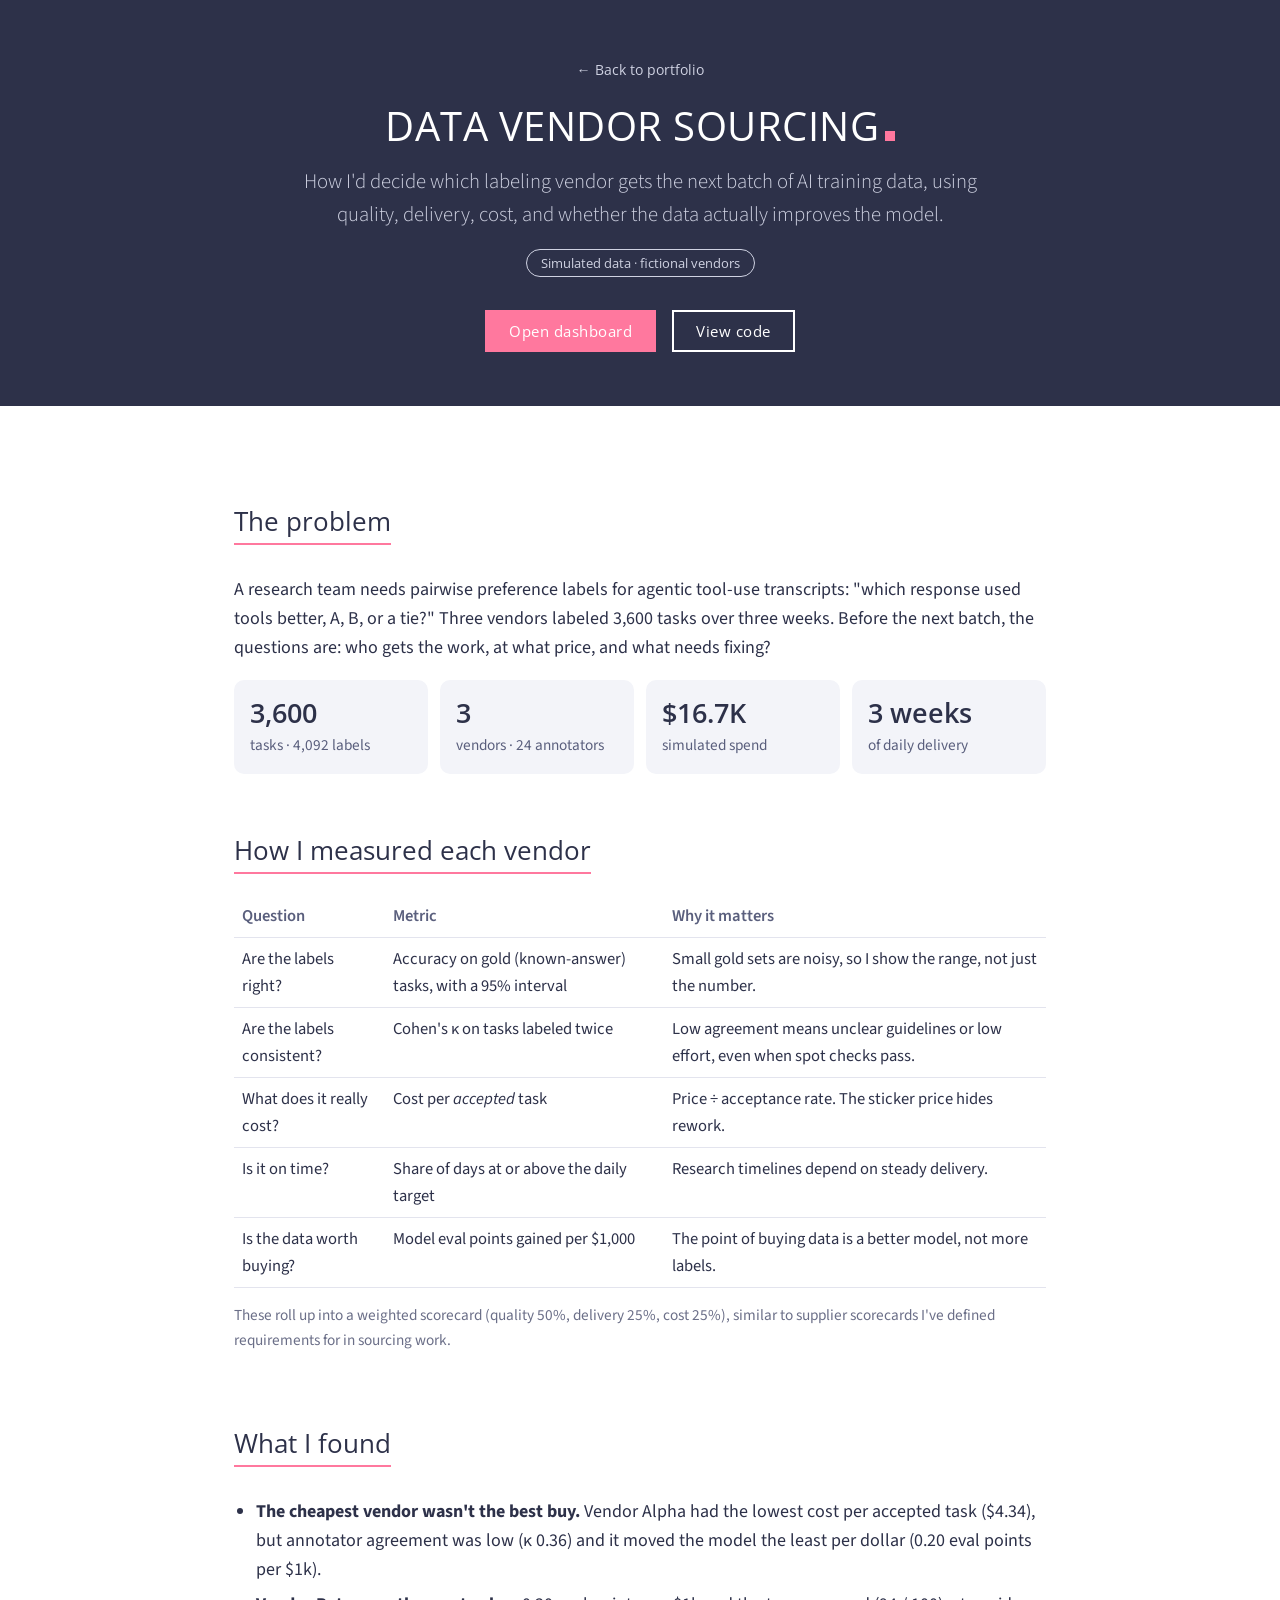
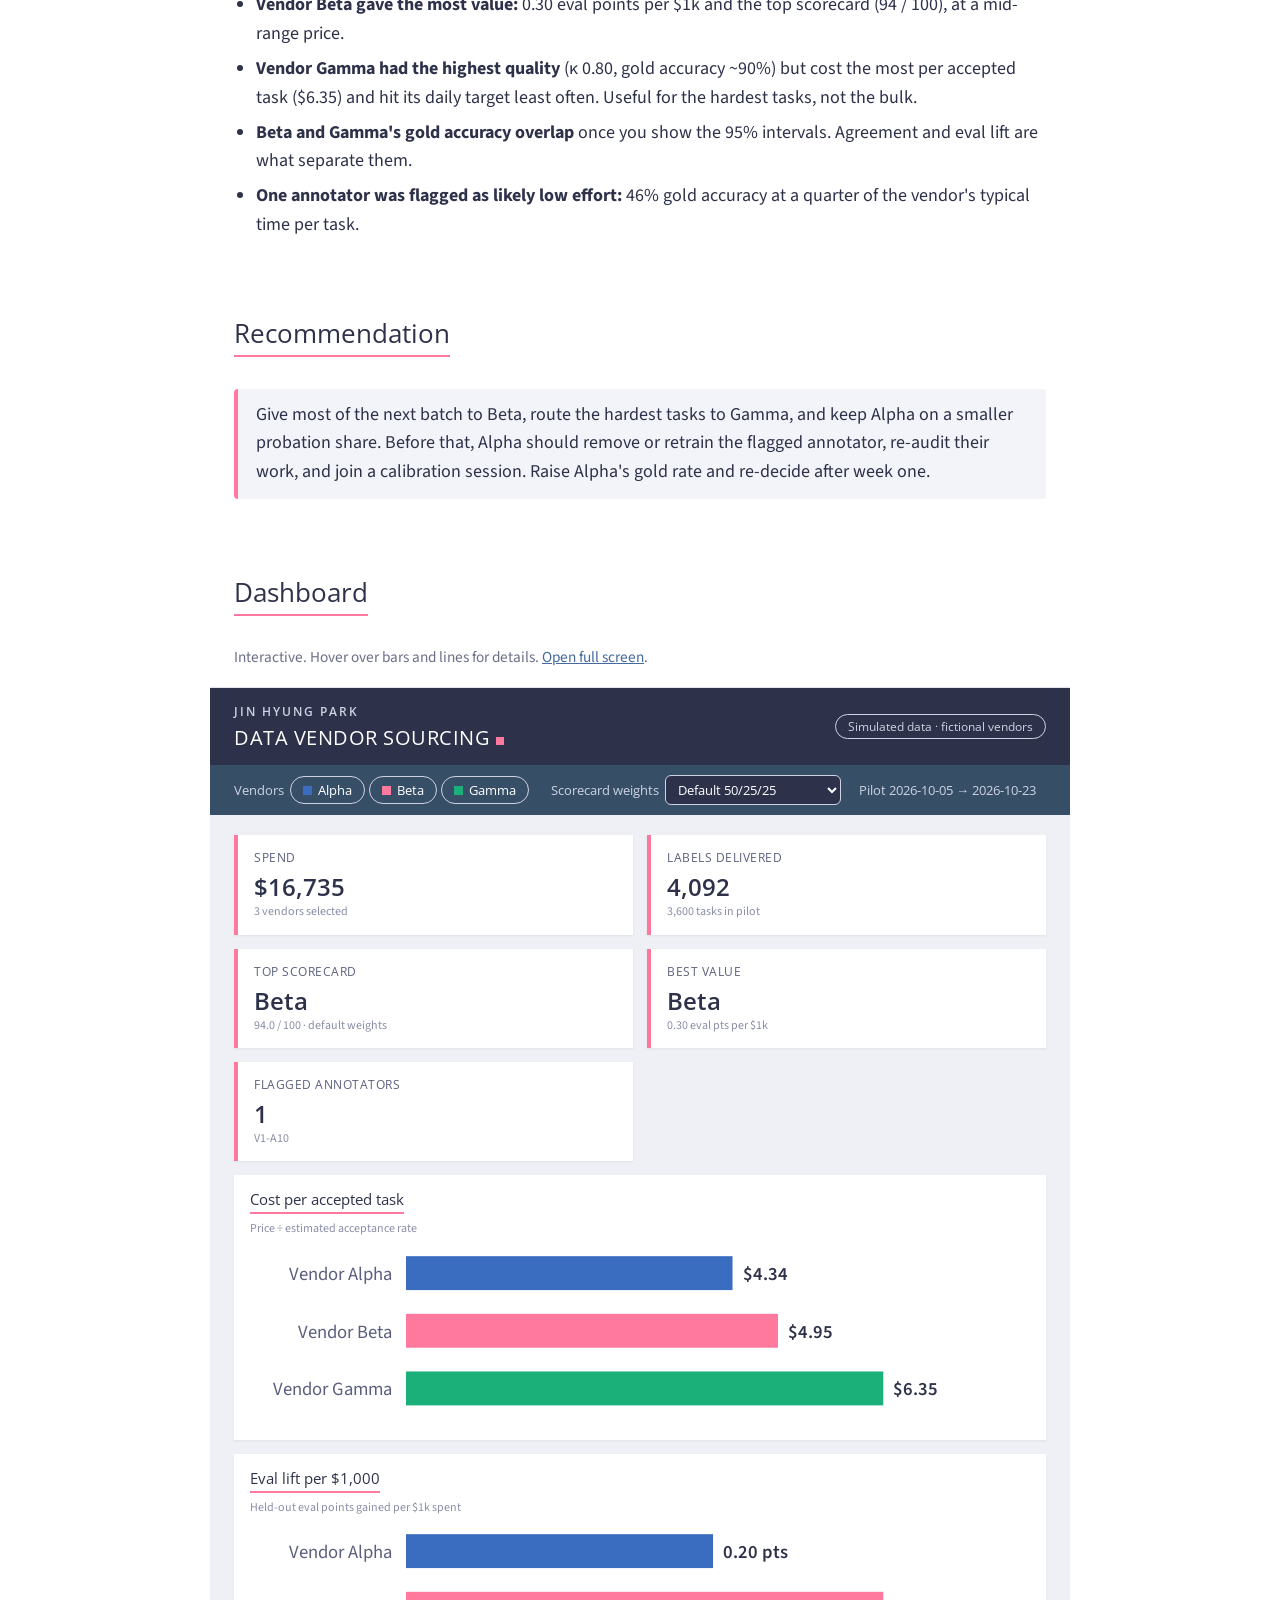
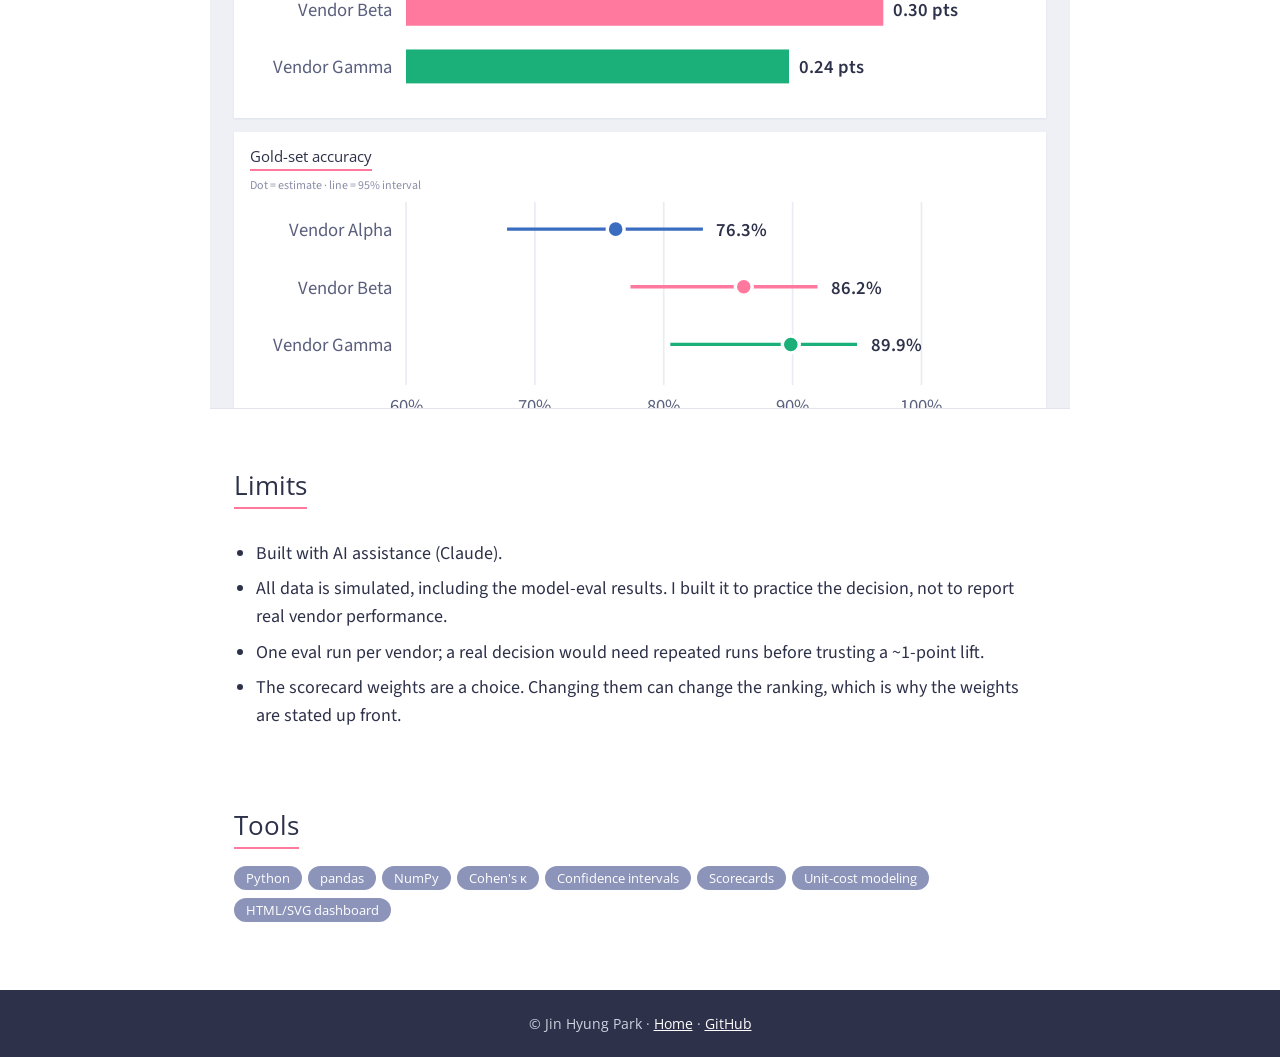
<file: projects/data-vendor-sourcing/index.html>
<!DOCTYPE html>
<html lang="en">
<head>
<meta charset="utf-8">
<meta name="viewport" content="width=device-width, initial-scale=1">
<meta name="description" content="Case study: evaluating data labeling vendors on quality, delivery, cost, and model-eval value (simulated data).">
<meta name="author" content="Jin Hyung Park">
<title>Data Vendor Sourcing Analysis · Jin Hyung Park</title>
<link href="https://fonts.googleapis.com/css?family=Open+Sans:300,400,600,800|Source+Sans+Pro:300,400,600" rel="stylesheet">
<style>
  *{box-sizing:border-box}
  body{margin:0;background:#fff;color:#2d3149;font:18px/1.6 'Source Sans Pro',system-ui,sans-serif}
  a{color:#446a9f}
  .hero{background:#2d3149;color:#fff;padding:56px 24px 48px;text-align:center}
  .hero .back{display:inline-block;color:#cfd2e2;text-decoration:none;font:14px 'Open Sans',sans-serif;margin-bottom:24px}
  .hero h1{font:400 2.2em/1.2 'Open Sans',sans-serif;margin:0;text-transform:uppercase;letter-spacing:.5px}
  .dot{display:inline-block;width:10px;height:10px;margin-left:6px;background:#ff789e}
  .hero p{color:#cfd2e2;max-width:720px;margin:14px auto 0;font-weight:300;font-size:1.15em}
  .badge{display:inline-block;margin-top:18px;padding:4px 14px;border:1px solid #cfd2e2;border-radius:999px;font:13px 'Open Sans',sans-serif;color:#cfd2e2}
  .btns{margin-top:26px}
  .btn{display:inline-block;margin:6px;padding:9px 22px;border:2px solid #fff;color:#fff;text-decoration:none;font:15px 'Open Sans',sans-serif;letter-spacing:.5px}
  .btn.primary{background:#ff789e;border-color:#ff789e}
  main{max-width:860px;margin:0 auto;padding:40px 24px 64px}
  h2{font:400 1.45em 'Open Sans',sans-serif;color:#2d3149;margin:2.2em 0 .5em;padding-bottom:4px;border-bottom:2px solid #ff789e;display:inline-block}
  .facts{display:grid;grid-template-columns:repeat(auto-fit,minmax(170px,1fr));gap:12px;margin:8px 0 0}
  .fact{background:#f3f4f9;border-radius:10px;padding:14px 16px}
  .fact b{display:block;font:600 1.5em 'Open Sans',sans-serif;color:#2d3149}
  .fact span{font-size:.85em;color:#5a5f7d}
  ul{padding-left:1.2em} li{margin:.35em 0}
  .skills span{display:inline-block;margin:4px 6px 4px 0;padding:3px 12px;border-radius:999px;background:#8d94ba;color:#fff;font:13px 'Open Sans',sans-serif}
  table{width:100%;border-collapse:collapse;font-size:.92em;margin-top:8px}
  th,td{text-align:left;padding:8px;border-bottom:1px solid #e3e4ee;vertical-align:top}
  th{color:#5a5f7d;font-weight:600}
  .frame{margin:18px -24px 0;border-top:1px solid #e3e4ee;border-bottom:1px solid #e3e4ee}
  iframe{width:100%;height:1320px;border:0;display:block}
  .note{font-size:.85em;color:#6b6f88}
  blockquote{margin:1em 0;padding:12px 18px;background:#f3f4f9;border-left:4px solid #ff789e;border-radius:4px}
  footer{background:#2d3149;color:#cfd2e2;text-align:center;padding:24px;font:14px 'Open Sans',sans-serif}
  footer a{color:#fff}
  @media(max-width:600px){body{font-size:16px}.hero h1{font-size:1.6em}iframe{height:3300px}}
</style>
</head>
<body>
<header class="hero">
  <a class="back" href="../../index.html#portfolio">← Back to portfolio</a>
  <h1>Data Vendor Sourcing<span class="dot"></span></h1>
  <p>How I'd decide which labeling vendor gets the next batch of AI training data, using quality, delivery, cost, and whether the data actually improves the model.</p>
  <span class="badge">Simulated data · fictional vendors</span>
  <div class="btns">
    <a class="btn primary" href="dashboard.html">Open dashboard</a>
    <a class="btn" href="https://github.com/jinhyung-park-05/human-data-sourcing">View code</a>
  </div>
</header>

<main>
  <h2>The problem</h2>
  <p>A research team needs pairwise preference labels for agentic tool-use transcripts: "which response used tools better, A, B, or a tie?" Three vendors labeled 3,600 tasks over three weeks. Before the next batch, the questions are: who gets the work, at what price, and what needs fixing?</p>
  <div class="facts">
    <div class="fact"><b>3,600</b><span>tasks · 4,092 labels</span></div>
    <div class="fact"><b>3</b><span>vendors · 24 annotators</span></div>
    <div class="fact"><b>$16.7K</b><span>simulated spend</span></div>
    <div class="fact"><b>3 weeks</b><span>of daily delivery</span></div>
  </div>

  <h2>How I measured each vendor</h2>
  <table>
    <tr><th>Question</th><th>Metric</th><th>Why it matters</th></tr>
    <tr><td>Are the labels right?</td><td>Accuracy on gold (known-answer) tasks, with a 95% interval</td><td>Small gold sets are noisy, so I show the range, not just the number.</td></tr>
    <tr><td>Are the labels consistent?</td><td>Cohen's κ on tasks labeled twice</td><td>Low agreement means unclear guidelines or low effort, even when spot checks pass.</td></tr>
    <tr><td>What does it really cost?</td><td>Cost per <i>accepted</i> task</td><td>Price ÷ acceptance rate. The sticker price hides rework.</td></tr>
    <tr><td>Is it on time?</td><td>Share of days at or above the daily target</td><td>Research timelines depend on steady delivery.</td></tr>
    <tr><td>Is the data worth buying?</td><td>Model eval points gained per $1,000</td><td>The point of buying data is a better model, not more labels.</td></tr>
  </table>
  <p class="note">These roll up into a weighted scorecard (quality 50%, delivery 25%, cost 25%), similar to supplier scorecards I've defined requirements for in sourcing work.</p>

  <h2>What I found</h2>
  <ul>
    <li><b>The cheapest vendor wasn't the best buy.</b> Vendor Alpha had the lowest cost per accepted task ($4.34), but annotator agreement was low (κ 0.36) and it moved the model the least per dollar (0.20 eval points per $1k).</li>
    <li><b>Vendor Beta gave the most value:</b> 0.30 eval points per $1k and the top scorecard (94 / 100), at a mid-range price.</li>
    <li><b>Vendor Gamma had the highest quality</b> (κ 0.80, gold accuracy ~90%) but cost the most per accepted task ($6.35) and hit its daily target least often. Useful for the hardest tasks, not the bulk.</li>
    <li><b>Beta and Gamma's gold accuracy overlap</b> once you show the 95% intervals. Agreement and eval lift are what separate them.</li>
    <li><b>One annotator was flagged as likely low effort:</b> 46% gold accuracy at a quarter of the vendor's typical time per task.</li>
  </ul>

  <h2>Recommendation</h2>
  <blockquote>Give most of the next batch to Beta, route the hardest tasks to Gamma, and keep Alpha on a smaller probation share. Before that, Alpha should remove or retrain the flagged annotator, re-audit their work, and join a calibration session. Raise Alpha's gold rate and re-decide after week one.</blockquote>

  <h2>Dashboard</h2>
  <p class="note">Interactive. Hover over bars and lines for details. <a href="dashboard.html">Open full screen</a>.</p>
  <div class="frame"><iframe src="dashboard.html" title="Vendor sourcing dashboard" loading="lazy"></iframe></div>

  <h2>Limits</h2>
  <ul>
    <li>Built with AI assistance (Claude).</li>
    <li>All data is simulated, including the model-eval results. I built it to practice the decision, not to report real vendor performance.</li>
    <li>One eval run per vendor; a real decision would need repeated runs before trusting a ~1-point lift.</li>
    <li>The scorecard weights are a choice. Changing them can change the ranking, which is why the weights are stated up front.</li>
  </ul>

  <h2>Tools</h2>
  <div class="skills"><span>Python</span><span>pandas</span><span>NumPy</span><span>Cohen's κ</span><span>Confidence intervals</span><span>Scorecards</span><span>Unit-cost modeling</span><span>HTML/SVG dashboard</span></div>
</main>
<footer>© Jin Hyung Park · <a href="../../index.html">Home</a> · <a href="https://github.com/jinhyung-park-05">GitHub</a></footer>
</body>
</html>
</file>
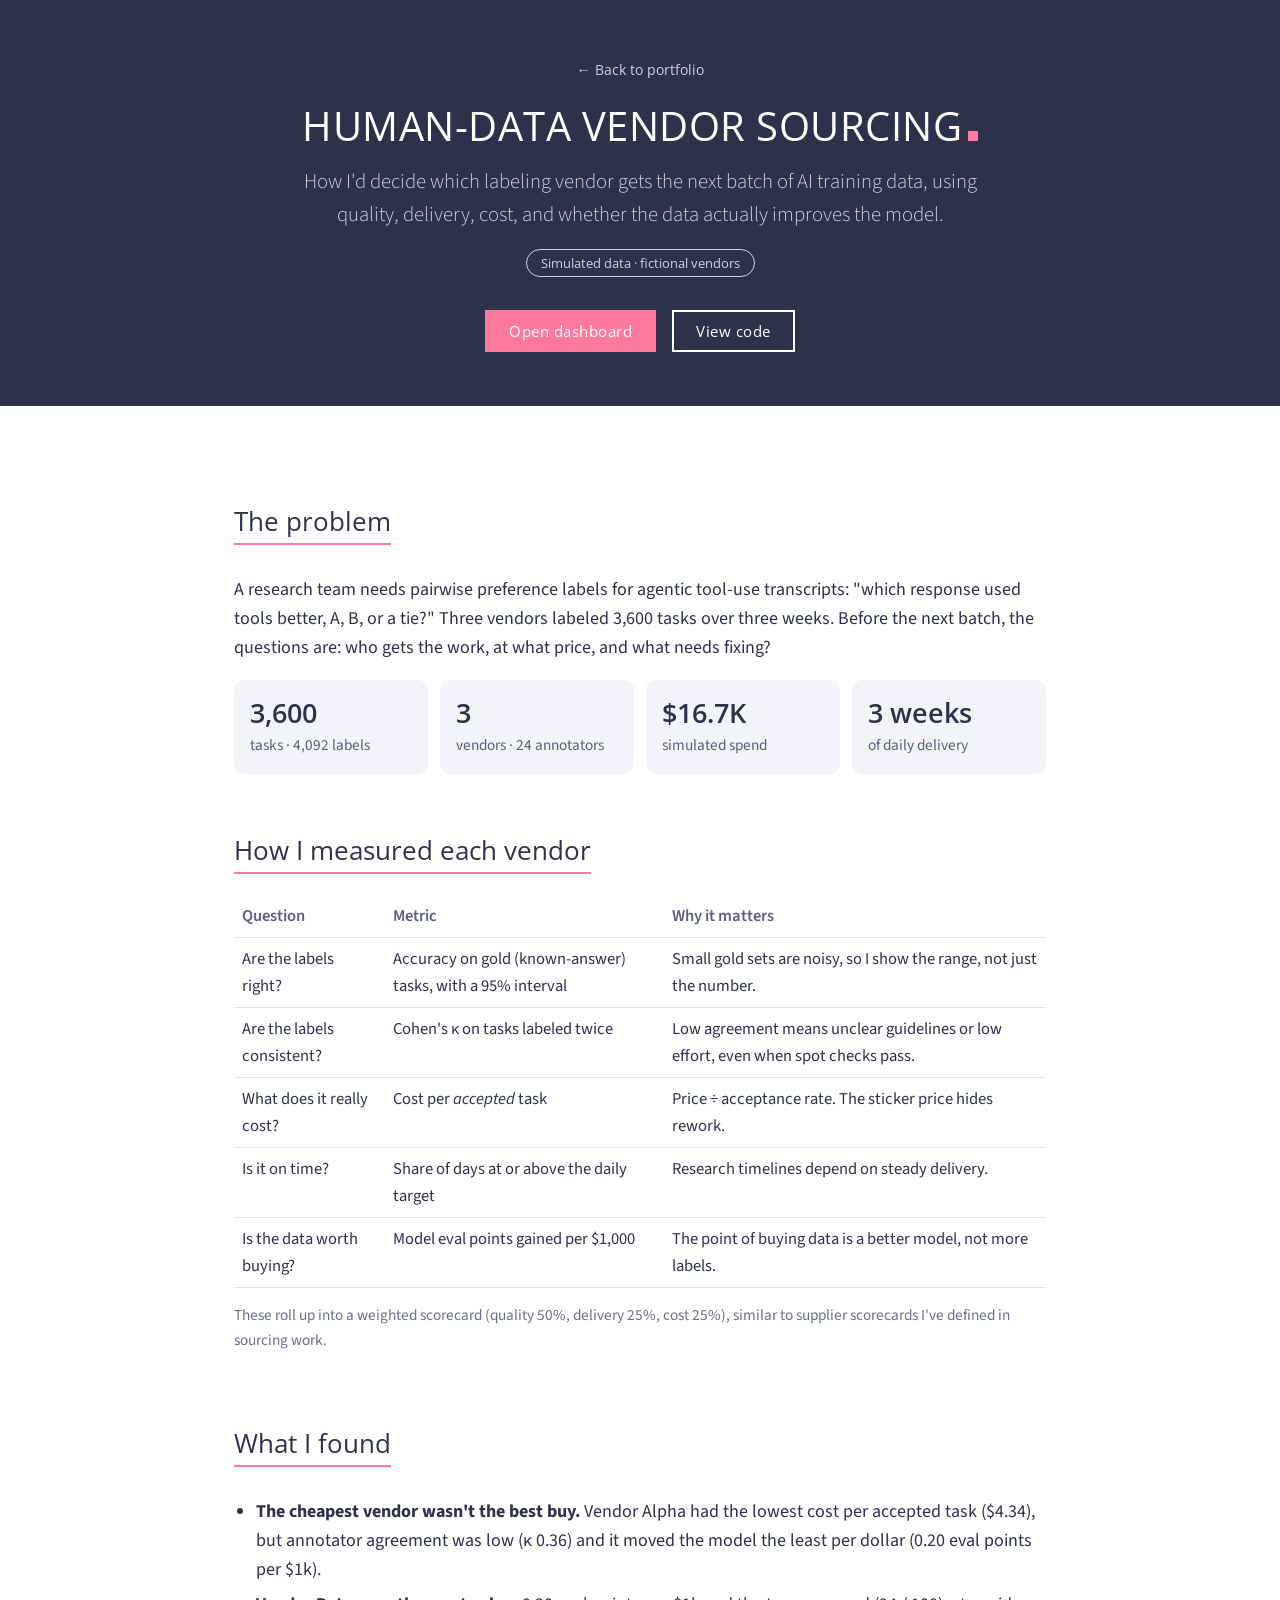
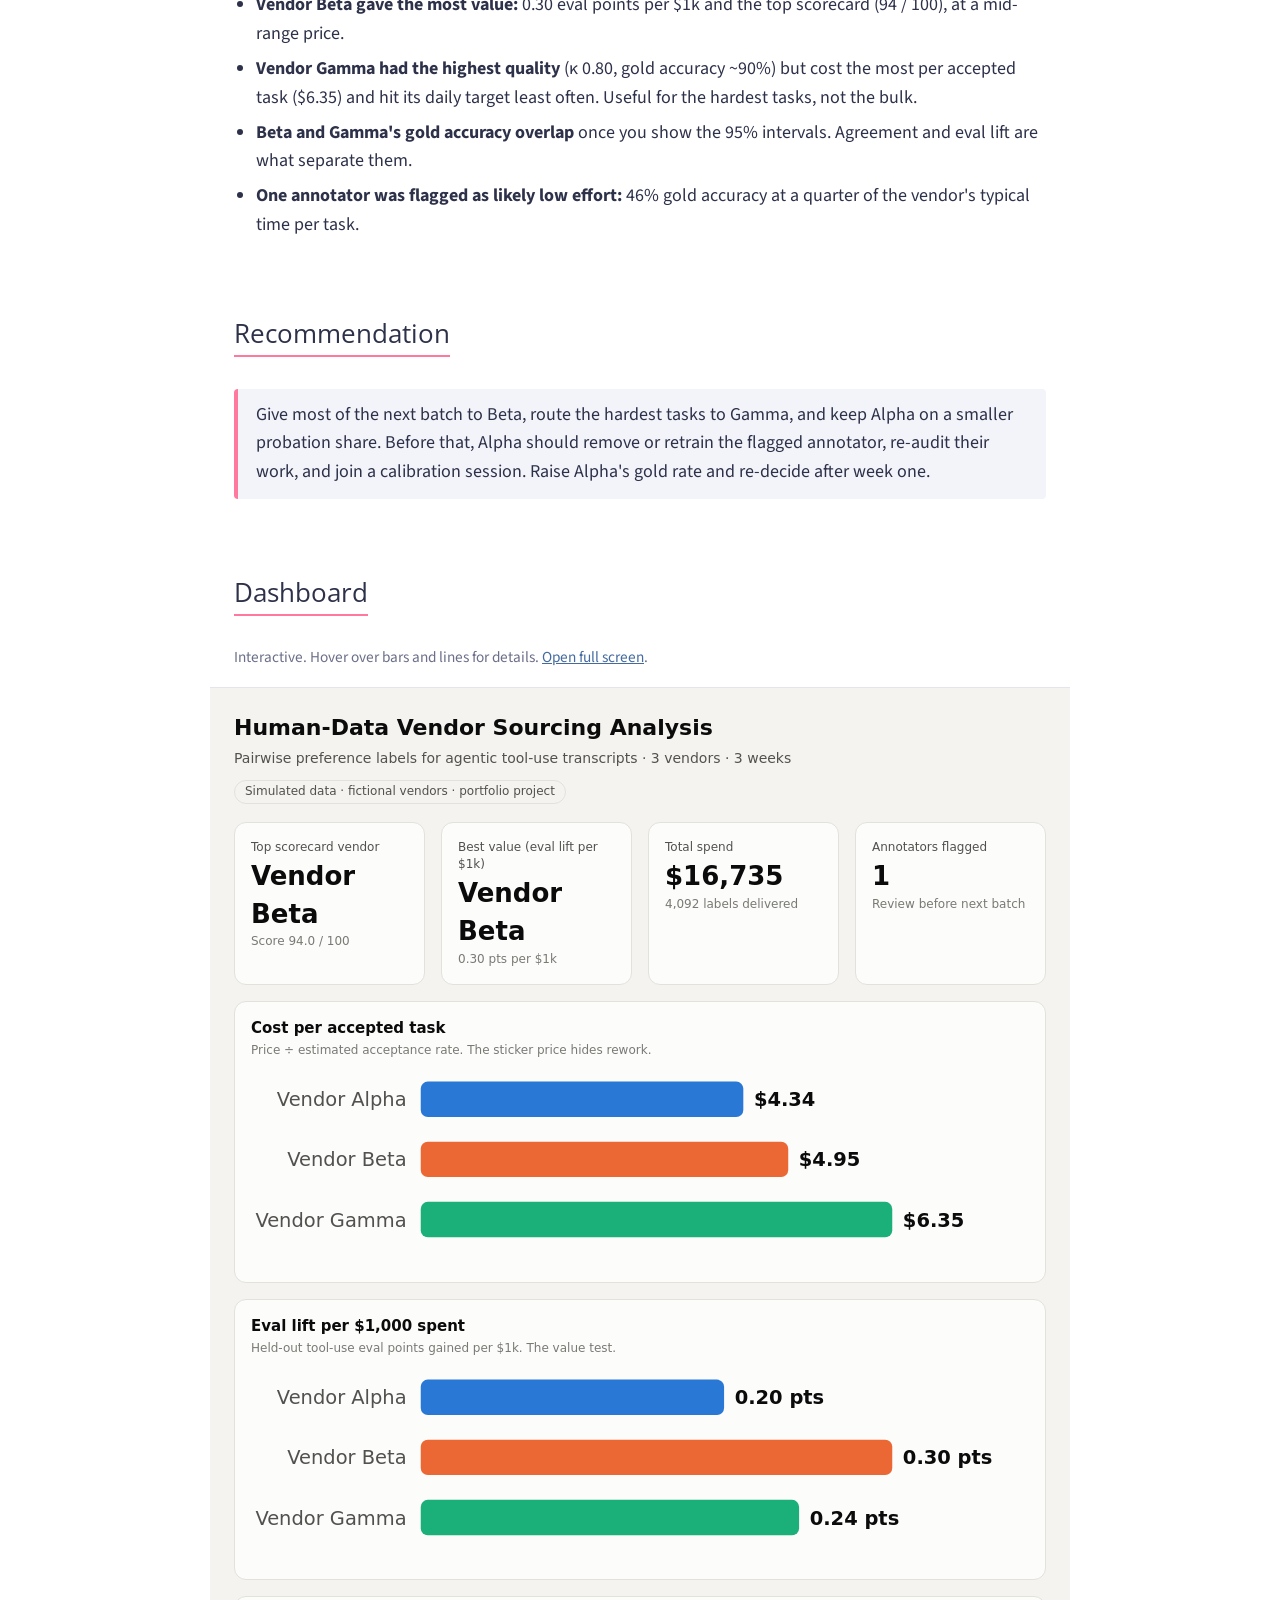
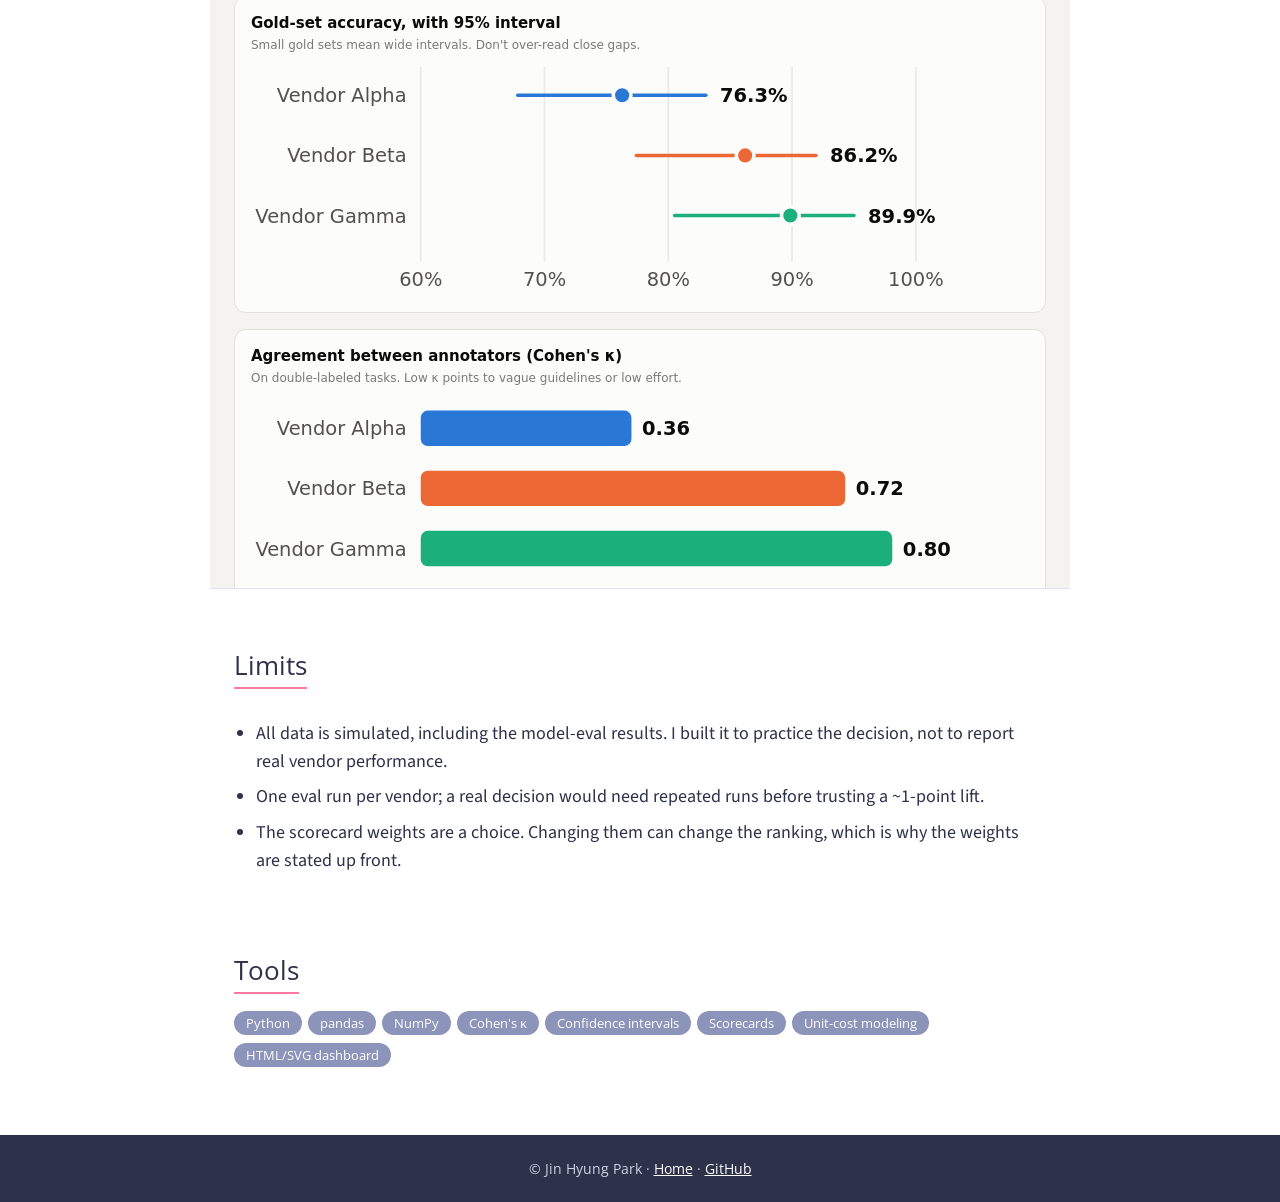
<file: projects/human-data-sourcing/index.html>
<!DOCTYPE html>
<html lang="en">
<head>
<meta charset="utf-8">
<meta name="viewport" content="width=device-width, initial-scale=1">
<meta name="description" content="Case study: evaluating human-data labeling vendors on quality, delivery, cost, and model-eval value (simulated data).">
<meta name="author" content="Jin Hyung Park">
<title>Human-Data Vendor Sourcing Analysis · Jin Hyung Park</title>
<link href="https://fonts.googleapis.com/css?family=Open+Sans:300,400,600,800|Source+Sans+Pro:300,400,600" rel="stylesheet">
<style>
  *{box-sizing:border-box}
  body{margin:0;background:#fff;color:#2d3149;font:18px/1.6 'Source Sans Pro',system-ui,sans-serif}
  a{color:#446a9f}
  .hero{background:#2d3149;color:#fff;padding:56px 24px 48px;text-align:center}
  .hero .back{display:inline-block;color:#cfd2e2;text-decoration:none;font:14px 'Open Sans',sans-serif;margin-bottom:24px}
  .hero h1{font:400 2.2em/1.2 'Open Sans',sans-serif;margin:0;text-transform:uppercase;letter-spacing:.5px}
  .dot{display:inline-block;width:10px;height:10px;margin-left:6px;background:#ff789e}
  .hero p{color:#cfd2e2;max-width:720px;margin:14px auto 0;font-weight:300;font-size:1.15em}
  .badge{display:inline-block;margin-top:18px;padding:4px 14px;border:1px solid #cfd2e2;border-radius:999px;font:13px 'Open Sans',sans-serif;color:#cfd2e2}
  .btns{margin-top:26px}
  .btn{display:inline-block;margin:6px;padding:9px 22px;border:2px solid #fff;color:#fff;text-decoration:none;font:15px 'Open Sans',sans-serif;letter-spacing:.5px}
  .btn.primary{background:#ff789e;border-color:#ff789e}
  main{max-width:860px;margin:0 auto;padding:40px 24px 64px}
  h2{font:400 1.45em 'Open Sans',sans-serif;color:#2d3149;margin:2.2em 0 .5em;padding-bottom:4px;border-bottom:2px solid #ff789e;display:inline-block}
  .facts{display:grid;grid-template-columns:repeat(auto-fit,minmax(170px,1fr));gap:12px;margin:8px 0 0}
  .fact{background:#f3f4f9;border-radius:10px;padding:14px 16px}
  .fact b{display:block;font:600 1.5em 'Open Sans',sans-serif;color:#2d3149}
  .fact span{font-size:.85em;color:#5a5f7d}
  ul{padding-left:1.2em} li{margin:.35em 0}
  .skills span{display:inline-block;margin:4px 6px 4px 0;padding:3px 12px;border-radius:999px;background:#8d94ba;color:#fff;font:13px 'Open Sans',sans-serif}
  table{width:100%;border-collapse:collapse;font-size:.92em;margin-top:8px}
  th,td{text-align:left;padding:8px;border-bottom:1px solid #e3e4ee;vertical-align:top}
  th{color:#5a5f7d;font-weight:600}
  .frame{margin:18px -24px 0;border-top:1px solid #e3e4ee;border-bottom:1px solid #e3e4ee}
  iframe{width:100%;height:1500px;border:0;display:block}
  .note{font-size:.85em;color:#6b6f88}
  blockquote{margin:1em 0;padding:12px 18px;background:#f3f4f9;border-left:4px solid #ff789e;border-radius:4px}
  footer{background:#2d3149;color:#cfd2e2;text-align:center;padding:24px;font:14px 'Open Sans',sans-serif}
  footer a{color:#fff}
  @media(max-width:600px){body{font-size:16px}.hero h1{font-size:1.6em}iframe{height:2900px}}
</style>
</head>
<body>
<header class="hero">
  <a class="back" href="../../index.html#portfolio">← Back to portfolio</a>
  <h1>Human-Data Vendor Sourcing<span class="dot"></span></h1>
  <p>How I'd decide which labeling vendor gets the next batch of AI training data, using quality, delivery, cost, and whether the data actually improves the model.</p>
  <span class="badge">Simulated data · fictional vendors</span>
  <div class="btns">
    <a class="btn primary" href="dashboard.html">Open dashboard</a>
    <a class="btn" href="https://github.com/jinhyung-park-05/human-data-sourcing">View code</a>
  </div>
</header>

<main>
  <h2>The problem</h2>
  <p>A research team needs pairwise preference labels for agentic tool-use transcripts: "which response used tools better, A, B, or a tie?" Three vendors labeled 3,600 tasks over three weeks. Before the next batch, the questions are: who gets the work, at what price, and what needs fixing?</p>
  <div class="facts">
    <div class="fact"><b>3,600</b><span>tasks · 4,092 labels</span></div>
    <div class="fact"><b>3</b><span>vendors · 24 annotators</span></div>
    <div class="fact"><b>$16.7K</b><span>simulated spend</span></div>
    <div class="fact"><b>3 weeks</b><span>of daily delivery</span></div>
  </div>

  <h2>How I measured each vendor</h2>
  <table>
    <tr><th>Question</th><th>Metric</th><th>Why it matters</th></tr>
    <tr><td>Are the labels right?</td><td>Accuracy on gold (known-answer) tasks, with a 95% interval</td><td>Small gold sets are noisy, so I show the range, not just the number.</td></tr>
    <tr><td>Are the labels consistent?</td><td>Cohen's κ on tasks labeled twice</td><td>Low agreement means unclear guidelines or low effort, even when spot checks pass.</td></tr>
    <tr><td>What does it really cost?</td><td>Cost per <i>accepted</i> task</td><td>Price ÷ acceptance rate. The sticker price hides rework.</td></tr>
    <tr><td>Is it on time?</td><td>Share of days at or above the daily target</td><td>Research timelines depend on steady delivery.</td></tr>
    <tr><td>Is the data worth buying?</td><td>Model eval points gained per $1,000</td><td>The point of buying data is a better model, not more labels.</td></tr>
  </table>
  <p class="note">These roll up into a weighted scorecard (quality 50%, delivery 25%, cost 25%), similar to supplier scorecards I've defined in sourcing work.</p>

  <h2>What I found</h2>
  <ul>
    <li><b>The cheapest vendor wasn't the best buy.</b> Vendor Alpha had the lowest cost per accepted task ($4.34), but annotator agreement was low (κ 0.36) and it moved the model the least per dollar (0.20 eval points per $1k).</li>
    <li><b>Vendor Beta gave the most value:</b> 0.30 eval points per $1k and the top scorecard (94 / 100), at a mid-range price.</li>
    <li><b>Vendor Gamma had the highest quality</b> (κ 0.80, gold accuracy ~90%) but cost the most per accepted task ($6.35) and hit its daily target least often. Useful for the hardest tasks, not the bulk.</li>
    <li><b>Beta and Gamma's gold accuracy overlap</b> once you show the 95% intervals. Agreement and eval lift are what separate them.</li>
    <li><b>One annotator was flagged as likely low effort:</b> 46% gold accuracy at a quarter of the vendor's typical time per task.</li>
  </ul>

  <h2>Recommendation</h2>
  <blockquote>Give most of the next batch to Beta, route the hardest tasks to Gamma, and keep Alpha on a smaller probation share. Before that, Alpha should remove or retrain the flagged annotator, re-audit their work, and join a calibration session. Raise Alpha's gold rate and re-decide after week one.</blockquote>

  <h2>Dashboard</h2>
  <p class="note">Interactive. Hover over bars and lines for details. <a href="dashboard.html">Open full screen</a>.</p>
  <div class="frame"><iframe src="dashboard.html" title="Vendor sourcing dashboard" loading="lazy"></iframe></div>

  <h2>Limits</h2>
  <ul>
    <li>All data is simulated, including the model-eval results. I built it to practice the decision, not to report real vendor performance.</li>
    <li>One eval run per vendor; a real decision would need repeated runs before trusting a ~1-point lift.</li>
    <li>The scorecard weights are a choice. Changing them can change the ranking, which is why the weights are stated up front.</li>
  </ul>

  <h2>Tools</h2>
  <div class="skills"><span>Python</span><span>pandas</span><span>NumPy</span><span>Cohen's κ</span><span>Confidence intervals</span><span>Scorecards</span><span>Unit-cost modeling</span><span>HTML/SVG dashboard</span></div>
</main>
<footer>© Jin Hyung Park · <a href="../../index.html">Home</a> · <a href="https://github.com/jinhyung-park-05">GitHub</a></footer>
</body>
</html>
</file>
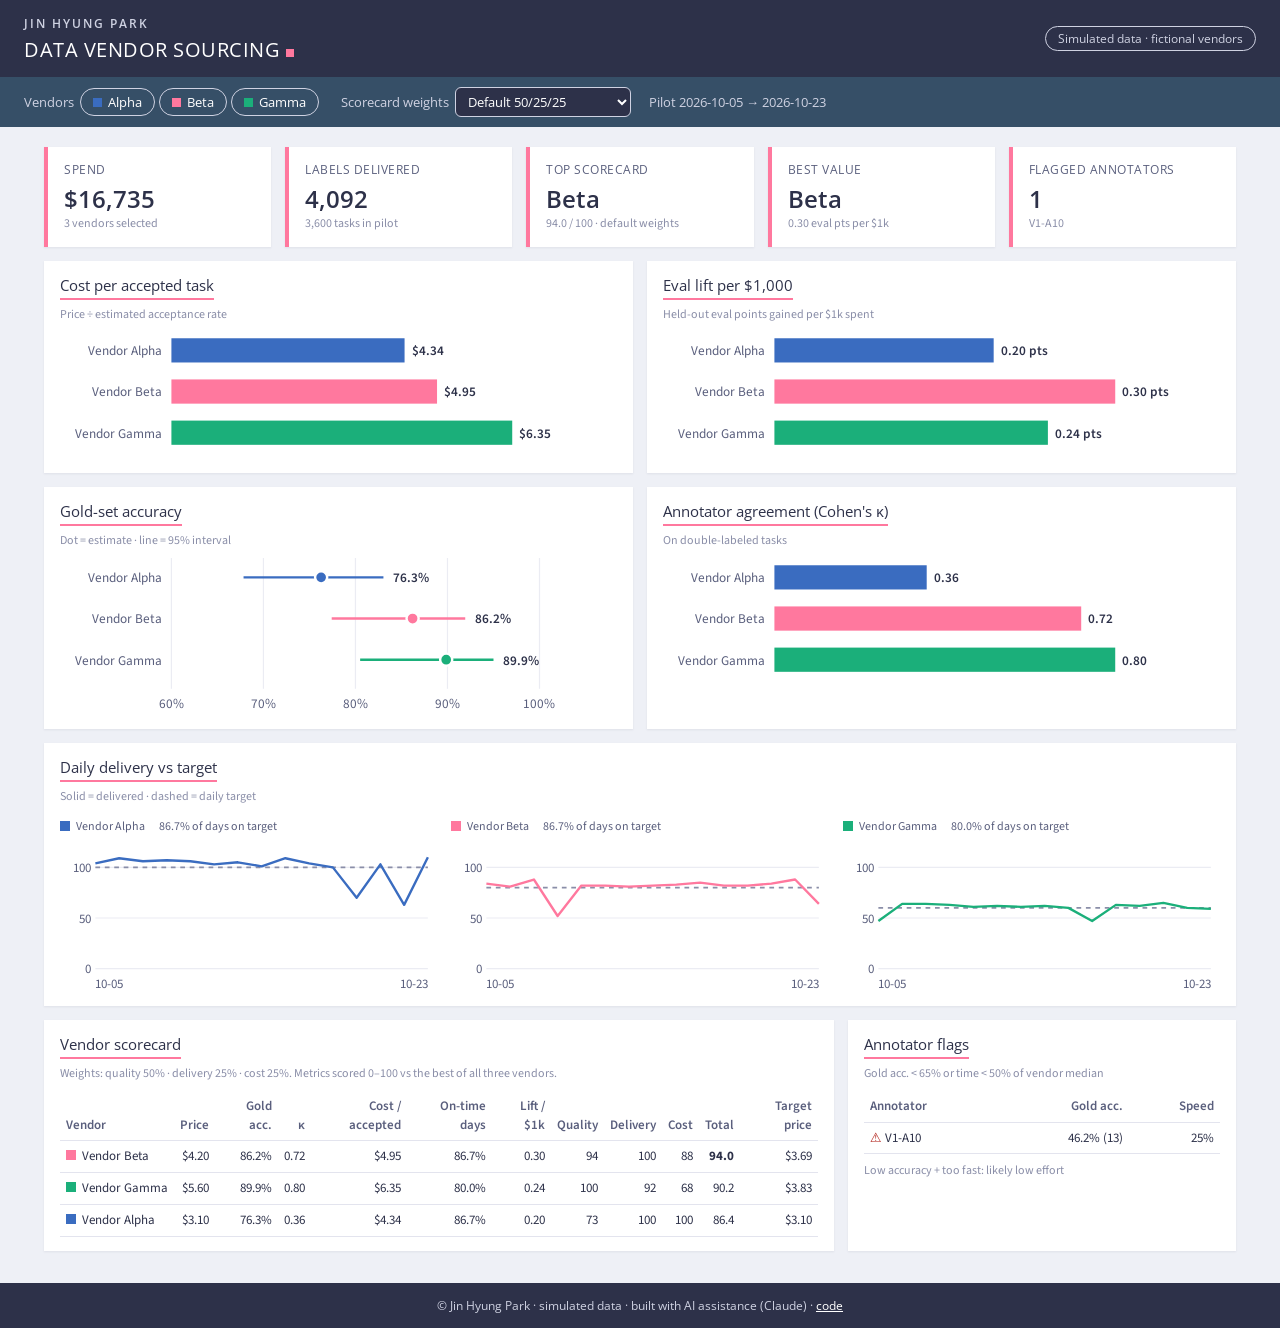
<file: projects/data-vendor-sourcing/dashboard.html>
<!DOCTYPE html>
<html lang="en">
<head>
<meta charset="utf-8">
<meta name="viewport" content="width=device-width, initial-scale=1">
<title>Data Vendor Sourcing Dashboard · Jin Hyung Park</title>
<link href="https://fonts.googleapis.com/css?family=Open+Sans:300,400,600|Source+Sans+Pro:300,400,600" rel="stylesheet">
<style>
.viz-root{color-scheme:light;
  --navy:#2d3149;--navy-2:#364f67;--lavender:#8d94ba;--lavender-2:#60689f;--pink:#ff789e;--mist:#cfd2e2;
  --page:#eef0f6;--card:#ffffff;--rule:#e3e4ee;--grid:#ebecf3;
  --text-primary:#2d3149;--text-secondary:#5a5f7d;--text-muted:#8a8ea8;
  --series-1:#3a6cc0;--series-2:#ff789e;--series-3:#1baf7a;--flag:#b3261e}
*{box-sizing:border-box}
body{margin:0;background:#eef0f6}
.viz-root{min-height:100vh;background:var(--page);color:var(--text-primary);font:14px/1.45 'Source Sans Pro',system-ui,sans-serif}
.topbar{background:var(--navy);color:#fff;padding:14px 24px;display:flex;align-items:center;justify-content:space-between;gap:12px;flex-wrap:wrap}
.brand{font:600 12px 'Open Sans',sans-serif;letter-spacing:2px;color:var(--mist);text-decoration:none}
.title{font:400 20px 'Open Sans',sans-serif;text-transform:uppercase;letter-spacing:.5px;margin:2px 0 0}
.dot{display:inline-block;width:8px;height:8px;margin-left:6px;background:var(--pink)}
.badge{border:1px solid var(--mist);color:var(--mist);border-radius:999px;padding:3px 12px;font:12px 'Open Sans',sans-serif}
.filters{background:var(--navy-2);padding:10px 24px;display:flex;gap:18px;align-items:center;flex-wrap:wrap;color:#fff;font:13px 'Open Sans',sans-serif}
.filters label{color:var(--mist);margin-right:6px}
.chip{border:1px solid var(--mist);background:transparent;color:#fff;border-radius:999px;padding:4px 12px;font:13px 'Open Sans',sans-serif;cursor:pointer;display:inline-flex;align-items:center;gap:6px;margin-right:4px}
.chip[aria-pressed="false"]{opacity:.45}
.chip .sw{width:9px;height:9px;border-radius:0;display:inline-block}
select{background:var(--navy);color:#fff;border:1px solid var(--mist);border-radius:6px;padding:4px 8px;font:13px 'Open Sans',sans-serif}
main{max-width:1240px;margin:0 auto;padding:20px 24px 32px}
.kpis{display:grid;gap:14px;grid-template-columns:repeat(5,1fr);margin-bottom:14px}
.kpi{background:var(--card);border-radius:0;padding:14px 16px;border-left:4px solid var(--pink);box-shadow:0 1px 2px rgba(45,49,73,.08)}
.kpi .label{font:12px 'Open Sans',sans-serif;color:var(--text-secondary);text-transform:uppercase;letter-spacing:.5px}
.kpi .value{font:600 24px 'Open Sans',sans-serif;margin-top:4px;color:var(--navy)}
.kpi .detail{font-size:12px;color:var(--text-muted)}
.grid{display:grid;gap:14px;grid-template-columns:repeat(6,1fr)}
.card{background:var(--card);border-radius:0;padding:14px 16px;box-shadow:0 1px 2px rgba(45,49,73,.08);min-width:0}
.span2{grid-column:span 2}.span3{grid-column:span 3}.span4{grid-column:span 4}.span6{grid-column:span 6}
.card h2{font:400 15px 'Open Sans',sans-serif;color:var(--navy);margin:0 0 2px;display:inline-block;padding-bottom:3px;border-bottom:2px solid var(--pink)}
.card .note{font-size:12px;color:var(--text-muted);margin:4px 0 8px}
svg{display:block;width:100%;height:auto;overflow:visible}
svg text{fill:var(--text-secondary);font-size:11px;font-family:'Source Sans Pro',sans-serif}
svg .val{fill:var(--text-primary);font-weight:600}
.legend{display:flex;gap:14px;flex-wrap:wrap;font-size:12px;color:var(--text-secondary);margin:4px 0}
.legend span{display:inline-flex;align-items:center;gap:6px}
.sw{width:10px;height:10px;border-radius:0;display:inline-block}
table{width:100%;border-collapse:collapse;font-size:13px}
th,td{text-align:right;padding:6px;border-bottom:1px solid var(--rule);white-space:nowrap}
th{color:var(--text-secondary);font-weight:600;white-space:normal;vertical-align:bottom}
th:first-child,td:first-child{text-align:left}
td.win{font-weight:700;color:var(--navy)}
.scroll{overflow-x:auto}
.flag{color:var(--flag);font-weight:600}
.small-mult{display:grid;gap:14px;grid-template-columns:repeat(3,1fr)}
.empty{color:var(--text-muted);font-size:13px;padding:18px 0;text-align:center}
footer{background:var(--navy);color:var(--mist);text-align:center;padding:14px;font:12px 'Open Sans',sans-serif}
footer a{color:#fff}
.tip{position:fixed;pointer-events:none;background:#fff;border:1px solid var(--rule);border-radius:0;padding:8px 10px;font-size:12px;
  box-shadow:0 4px 14px rgba(45,49,73,.18);opacity:0;transition:opacity .1s;max-width:240px;color:var(--text-primary);z-index:10}
.tip b{display:block;margin-bottom:2px}
@media(max-width:1000px){.kpis{grid-template-columns:repeat(2,1fr)}.grid{grid-template-columns:1fr}.span2,.span3,.span4,.span6{grid-column:auto}.small-mult{grid-template-columns:1fr}}
</style>
</head>
<body>
<div class="viz-root">
  <header class="topbar">
    <div><a class="brand" href="https://jinhyung-park-05.github.io/">JIN HYUNG PARK</a>
      <div class="title">Data Vendor Sourcing<span class="dot"></span></div></div>
    <span class="badge">Simulated data · fictional vendors</span>
  </header>
  <div class="filters">
    <div><label>Vendors</label><span id="chips"></span></div>
    <div><label for="weights">Scorecard weights</label><select id="weights"></select></div>
    <div id="period" style="color:var(--mist)"></div>
  </div>
  <main>
    <div class="kpis" id="kpis"></div>
    <div class="grid">
      <div class="card span3"><h2>Cost per accepted task</h2><p class="note">Price ÷ estimated acceptance rate</p><div id="c-cpat"></div></div>
      <div class="card span3"><h2>Eval lift per $1,000</h2><p class="note">Held-out eval points gained per $1k spent</p><div id="c-lift"></div></div>
      <div class="card span3"><h2>Gold-set accuracy</h2><p class="note">Dot = estimate · line = 95% interval</p><div id="c-gold"></div></div>
      <div class="card span3"><h2>Annotator agreement (Cohen's κ)</h2><p class="note">On double-labeled tasks</p><div id="c-kappa"></div></div>
      <div class="card span6"><h2>Daily delivery vs target</h2><p class="note">Solid = delivered · dashed = daily target</p><div class="small-mult" id="c-daily"></div></div>
      <div class="card span4"><h2>Vendor scorecard</h2><p class="note" id="weights-note"></p><div class="scroll"><table id="t-score"></table></div></div>
      <div class="card span2"><h2>Annotator flags</h2><p class="note">Gold acc. &lt; 65% or time &lt; 50% of vendor median</p><div class="scroll"><table id="t-flags"></table></div></div>
    </div>
  </main>
  <footer>© Jin Hyung Park · simulated data · built with AI assistance (Claude) · <a href="https://github.com/jinhyung-park-05/human-data-sourcing">code</a></footer>
  <div class="tip" id="tip"></div>
</div>
<script>
const D = {"sensitivity": [{"scenario": "Default 50/25/25", "Vendor Alpha": 86.4, "Vendor Beta": 94.0, "Vendor Gamma": 90.2}, {"scenario": "Equal 33/33/33", "Vendor Alpha": 90.9, "Vendor Beta": 94.0, "Vendor Gamma": 86.9}, {"scenario": "Cost-heavy 25/25/50", "Vendor Alpha": 93.2, "Vendor Beta": 92.4, "Vendor Gamma": 82.3}, {"scenario": "Quality-heavy 70/15/15", "Vendor Alpha": 81.0, "Vendor Beta": 94.1, "Vendor Gamma": 94.1}], "totals": {"tasks": 3600, "labels": 4092, "annotators": 24, "gold_items": 274, "overlap_tasks": 492, "audits": 364, "first_day": "2026-10-05", "last_day": "2026-10-23"}, "weights": {"quality": 0.5, "delivery": 0.25, "cost": 0.25}, "quality_split": {"gold_accuracy": 0.7, "agreement": 0.3}, "baseline_eval": 62.0, "vendors": [{"vendor_id": "V1", "vendor": "Vendor Alpha", "labels": 1714, "price_per_task": 3.1, "spend": 5313.4, "gold_items": 118, "gold_accuracy": 0.7627, "gold_acc_ci_low": 0.6784, "gold_acc_ci_high": 0.8304, "overlap_pairs": 214, "kappa": 0.3585, "audits": 137, "audit_pass_rate": 0.6715, "est_acceptance_rate": 0.7137, "cost_per_accepted_task": 4.3434, "on_time_day_rate": 0.8667, "volume_vs_commit": 1.0, "median_secs": 136.5, "eval_score": 63.04, "eval_lift_pts": 1.04, "lift_per_1k_usd": 0.1957, "q_score": 72.8225, "d_score": 100.0, "c_score": 100.0, "total_score": 86.4112, "target_price_to_match_best": 3.1, "price_change_needed_pct": -0.0}, {"vendor_id": "V2", "vendor": "Vendor Beta", "labels": 1354, "price_per_task": 4.2, "spend": 5686.8, "gold_items": 87, "gold_accuracy": 0.8621, "gold_acc_ci_low": 0.7742, "gold_acc_ci_high": 0.9193, "overlap_pairs": 154, "kappa": 0.7222, "audits": 118, "audit_pass_rate": 0.839, "est_acceptance_rate": 0.8488, "cost_per_accepted_task": 4.9483, "on_time_day_rate": 0.8667, "volume_vs_commit": 1.0, "median_secs": 159.95, "eval_score": 63.73, "eval_lift_pts": 1.73, "lift_per_1k_usd": 0.3042, "q_score": 94.1601, "d_score": 100.0, "c_score": 87.7762, "total_score": 94.0241, "target_price_to_match_best": 3.6866, "price_change_needed_pct": -12.2238}, {"vendor_id": "V3", "vendor": "Vendor Gamma", "labels": 1024, "price_per_task": 5.6, "spend": 5734.4, "gold_items": 69, "gold_accuracy": 0.8986, "gold_acc_ci_low": 0.8051, "gold_acc_ci_high": 0.95, "overlap_pairs": 124, "kappa": 0.8023, "audits": 109, "audit_pass_rate": 0.8716, "est_acceptance_rate": 0.882, "cost_per_accepted_task": 6.349, "on_time_day_rate": 0.8, "volume_vs_commit": 1.0, "median_secs": 198.05, "eval_score": 63.4, "eval_lift_pts": 1.4, "lift_per_1k_usd": 0.2441, "q_score": 100.0, "d_score": 92.3077, "c_score": 68.4104, "total_score": 90.1795, "target_price_to_match_best": 3.831, "price_change_needed_pct": -31.5896}], "flagged_annotators": [{"annotator_id": "V1-A10", "vendor_id": "V1", "labels": 179, "gold_items": 13, "gold_accuracy": 0.462, "median_secs": 34.6, "speed_vs_vendor": 0.253, "flag_low_accuracy": true, "flag_too_fast": true, "flag": "Low accuracy + too fast: likely low effort"}], "daily": [{"vendor_id": "V1", "date": "2026-10-05", "target": 100, "delivered": 104}, {"vendor_id": "V1", "date": "2026-10-06", "target": 100, "delivered": 109}, {"vendor_id": "V1", "date": "2026-10-07", "target": 100, "delivered": 106}, {"vendor_id": "V1", "date": "2026-10-08", "target": 100, "delivered": 107}, {"vendor_id": "V1", "date": "2026-10-09", "target": 100, "delivered": 106}, {"vendor_id": "V1", "date": "2026-10-12", "target": 100, "delivered": 103}, {"vendor_id": "V1", "date": "2026-10-13", "target": 100, "delivered": 105}, {"vendor_id": "V1", "date": "2026-10-14", "target": 100, "delivered": 101}, {"vendor_id": "V1", "date": "2026-10-15", "target": 100, "delivered": 109}, {"vendor_id": "V1", "date": "2026-10-16", "target": 100, "delivered": 104}, {"vendor_id": "V1", "date": "2026-10-19", "target": 100, "delivered": 100}, {"vendor_id": "V1", "date": "2026-10-20", "target": 100, "delivered": 70}, {"vendor_id": "V1", "date": "2026-10-21", "target": 100, "delivered": 103}, {"vendor_id": "V1", "date": "2026-10-22", "target": 100, "delivered": 63}, {"vendor_id": "V1", "date": "2026-10-23", "target": 100, "delivered": 110}, {"vendor_id": "V2", "date": "2026-10-05", "target": 80, "delivered": 84}, {"vendor_id": "V2", "date": "2026-10-06", "target": 80, "delivered": 81}, {"vendor_id": "V2", "date": "2026-10-07", "target": 80, "delivered": 88}, {"vendor_id": "V2", "date": "2026-10-08", "target": 80, "delivered": 52}, {"vendor_id": "V2", "date": "2026-10-09", "target": 80, "delivered": 82}, {"vendor_id": "V2", "date": "2026-10-12", "target": 80, "delivered": 82}, {"vendor_id": "V2", "date": "2026-10-13", "target": 80, "delivered": 81}, {"vendor_id": "V2", "date": "2026-10-14", "target": 80, "delivered": 82}, {"vendor_id": "V2", "date": "2026-10-15", "target": 80, "delivered": 83}, {"vendor_id": "V2", "date": "2026-10-16", "target": 80, "delivered": 85}, {"vendor_id": "V2", "date": "2026-10-19", "target": 80, "delivered": 82}, {"vendor_id": "V2", "date": "2026-10-20", "target": 80, "delivered": 82}, {"vendor_id": "V2", "date": "2026-10-21", "target": 80, "delivered": 84}, {"vendor_id": "V2", "date": "2026-10-22", "target": 80, "delivered": 88}, {"vendor_id": "V2", "date": "2026-10-23", "target": 80, "delivered": 64}, {"vendor_id": "V3", "date": "2026-10-05", "target": 60, "delivered": 47}, {"vendor_id": "V3", "date": "2026-10-06", "target": 60, "delivered": 64}, {"vendor_id": "V3", "date": "2026-10-07", "target": 60, "delivered": 64}, {"vendor_id": "V3", "date": "2026-10-08", "target": 60, "delivered": 63}, {"vendor_id": "V3", "date": "2026-10-09", "target": 60, "delivered": 61}, {"vendor_id": "V3", "date": "2026-10-12", "target": 60, "delivered": 62}, {"vendor_id": "V3", "date": "2026-10-13", "target": 60, "delivered": 61}, {"vendor_id": "V3", "date": "2026-10-14", "target": 60, "delivered": 62}, {"vendor_id": "V3", "date": "2026-10-15", "target": 60, "delivered": 60}, {"vendor_id": "V3", "date": "2026-10-16", "target": 60, "delivered": 47}, {"vendor_id": "V3", "date": "2026-10-19", "target": 60, "delivered": 63}, {"vendor_id": "V3", "date": "2026-10-20", "target": 60, "delivered": 62}, {"vendor_id": "V3", "date": "2026-10-21", "target": 60, "delivered": 65}, {"vendor_id": "V3", "date": "2026-10-22", "target": 60, "delivered": 60}, {"vendor_id": "V3", "date": "2026-10-23", "target": 60, "delivered": 59}]};
const ALL = D.vendors, T = D.totals;
const COLOR = {V1:"var(--series-1)",V2:"var(--series-2)",V3:"var(--series-3)"};
const WEIGHTS = {"Default 50/25/25":[.5,.25,.25],"Equal 33/33/33":[1/3,1/3,1/3],"Cost-heavy 25/25/50":[.25,.25,.5],"Quality-heavy 70/15/15":[.7,.15,.15]};
const state = {on:new Set(ALL.map(v=>v.vendor_id)), weights:"Default 50/25/25"};
const fmt$=x=>"$"+x.toFixed(2), pct=x=>(100*x).toFixed(1)+"%", num=x=>Math.round(x).toLocaleString();
const tip=document.getElementById("tip");
function showTip(e,h){tip.innerHTML=h;tip.style.opacity=1;tip.style.left=Math.min(e.clientX+14,innerWidth-250)+"px";tip.style.top=(e.clientY+14)+"px"}
function hideTip(){tip.style.opacity=0}
const NS="http://www.w3.org/2000/svg";
function el(t,a,p){const n=document.createElementNS(NS,t);for(const k in a)n.setAttribute(k,a[k]);if(p)p.appendChild(n);return n}
function clear(id){const n=document.getElementById(id);n.innerHTML="";return n}
const score=v=>{const [q,d,c]=WEIGHTS[state.weights];return q*v.q_score+d*v.d_score+c*v.c_score};

// Filters
document.getElementById("chips").innerHTML=ALL.map(v=>`<button class="chip" aria-pressed="true" data-id="${v.vendor_id}"><span class="sw" style="background:${COLOR[v.vendor_id]}"></span>${v.vendor.replace("Vendor ","")}</button>`).join("");
document.querySelectorAll(".chip").forEach(b=>b.addEventListener("click",()=>{const id=b.dataset.id;
  if(state.on.has(id)){if(state.on.size===1)return;state.on.delete(id)}else state.on.add(id);
  b.setAttribute("aria-pressed",state.on.has(id));render()}));
const sel=document.getElementById("weights");
sel.innerHTML=Object.keys(WEIGHTS).map(k=>`<option>${k}</option>`).join("");
sel.addEventListener("change",()=>{state.weights=sel.value;render()});
document.getElementById("period").textContent=`Pilot ${T.first_day} → ${T.last_day}`;

function hbar(id,V,key,fmt,tipFn){
  const box=clear(id),W=460,rowH=34,padL=92,padR=64,H=V.length*rowH+4;
  const max=Math.max(...ALL.map(v=>v[key]))*1.08;   // fixed scale across filters
  const svg=el("svg",{viewBox:`0 0 ${W} ${H}`,role:"img"},box);
  const x=v=>padL+(W-padL-padR)*v/max;
  V.forEach((v,i)=>{const y=i*rowH+6,h=20;
    el("text",{x:padL-8,y:y+h/2+4,"text-anchor":"end"},svg).textContent=v.vendor;
    const w=Math.max(2,x(v[key])-padL);
    el("rect",{x:padL,y,width:w,height:h,fill:COLOR[v.vendor_id]},svg);
    el("text",{x:padL+w+6,y:y+h/2+4,class:"val"},svg).textContent=fmt(v[key]);
    const hit=el("rect",{x:0,y:y-6,width:W,height:rowH,fill:"transparent"},svg);
    hit.addEventListener("mousemove",e=>showTip(e,tipFn(v)));hit.addEventListener("mouseleave",hideTip)});
}
function gold(V){const box=clear("c-gold"),W=460,rowH=34,padL=92,padR=64,H=V.length*rowH+28,lo=.6,hi=1;
  const svg=el("svg",{viewBox:`0 0 ${W} ${H}`,role:"img"},box),x=v=>padL+(W-padL-padR)*(v-lo)/(hi-lo);
  [.6,.7,.8,.9,1].forEach(t=>{el("line",{x1:x(t),x2:x(t),y1:0,y2:H-22,stroke:"var(--grid)"},svg);el("text",{x:x(t),y:H-6,"text-anchor":"middle"},svg).textContent=(t*100)+"%"});
  V.forEach((v,i)=>{const y=i*rowH+16;
    el("text",{x:padL-8,y:y+4,"text-anchor":"end"},svg).textContent=v.vendor;
    el("line",{x1:x(v.gold_acc_ci_low),x2:x(v.gold_acc_ci_high),y1:y,y2:y,stroke:COLOR[v.vendor_id],"stroke-width":2,"stroke-linecap":"butt"},svg);
    el("circle",{cx:x(v.gold_accuracy),cy:y,r:5,fill:COLOR[v.vendor_id],stroke:"#fff","stroke-width":2},svg);
    el("text",{x:x(v.gold_acc_ci_high)+8,y:y+4,class:"val"},svg).textContent=pct(v.gold_accuracy);
    const hit=el("rect",{x:0,y:y-16,width:W,height:rowH,fill:"transparent"},svg);
    hit.addEventListener("mousemove",e=>showTip(e,`<b>${v.vendor}</b>${pct(v.gold_accuracy)} on ${v.gold_items} gold items<br>95% interval ${pct(v.gold_acc_ci_low)}–${pct(v.gold_acc_ci_high)}`));
    hit.addEventListener("mouseleave",hideTip)})}
function daily(V){const box=clear("c-daily");
  const maxY=Math.max(...D.daily.map(d=>Math.max(d.delivered,d.target)))*1.1;
  V.forEach(v=>{const rows=D.daily.filter(d=>d.vendor_id===v.vendor_id),wrap=document.createElement("div");box.appendChild(wrap);
    wrap.innerHTML=`<div class="legend"><span><i class="sw" style="background:${COLOR[v.vendor_id]}"></i>${v.vendor}</span><span>${pct(v.on_time_day_rate)} of days on target</span></div>`;
    const W=320,H=130,pl=30,pr=8,pt=6,pb=20,svg=el("svg",{viewBox:`0 0 ${W} ${H}`,role:"img"},wrap);
    const x=i=>pl+(W-pl-pr)*i/(rows.length-1),y=val=>pt+(H-pt-pb)*(1-val/maxY);
    [0,50,100,150].filter(t=>t<maxY).forEach(t=>{el("line",{x1:pl,x2:W-pr,y1:y(t),y2:y(t),stroke:"var(--grid)"},svg);el("text",{x:pl-4,y:y(t)+4,"text-anchor":"end"},svg).textContent=t});
    el("text",{x:pl,y:H-4},svg).textContent=rows[0].date.slice(5);el("text",{x:W-pr,y:H-4,"text-anchor":"end"},svg).textContent=rows[rows.length-1].date.slice(5);
    el("polyline",{points:rows.map((r,i)=>`${x(i)},${y(r.target)}`).join(" "),fill:"none",stroke:"var(--text-muted)","stroke-width":1.5,"stroke-dasharray":"4 4"},svg);
    el("polyline",{points:rows.map((r,i)=>`${x(i)},${y(r.delivered)}`).join(" "),fill:"none",stroke:COLOR[v.vendor_id],"stroke-width":2,"stroke-linejoin":"round"},svg);
    const cross=el("line",{y1:pt,y2:H-pb,stroke:"var(--text-muted)",opacity:0},svg),dot=el("circle",{r:4,fill:COLOR[v.vendor_id],stroke:"#fff","stroke-width":2,opacity:0},svg);
    const hit=el("rect",{x:pl,y:0,width:W-pl-pr,height:H,fill:"transparent"},svg);
    hit.addEventListener("mousemove",e=>{const r=svg.getBoundingClientRect();let i=Math.round(((e.clientX-r.left)*W/r.width-pl)/(W-pl-pr)*(rows.length-1));i=Math.max(0,Math.min(rows.length-1,i));
      cross.setAttribute("x1",x(i));cross.setAttribute("x2",x(i));cross.setAttribute("opacity",.5);dot.setAttribute("cx",x(i));dot.setAttribute("cy",y(rows[i].delivered));dot.setAttribute("opacity",1);
      showTip(e,`<b>${v.vendor} · ${rows[i].date}</b>Delivered ${rows[i].delivered} · target ${rows[i].target}`)});
    hit.addEventListener("mouseleave",()=>{hideTip();cross.setAttribute("opacity",0);dot.setAttribute("opacity",0)})})}

function render(){
  const V=ALL.filter(v=>state.on.has(v.vendor_id));
  const ranked=[...V].sort((a,b)=>score(b)-score(a)), bestLift=[...V].sort((a,b)=>b.lift_per_1k_usd-a.lift_per_1k_usd)[0];
  const spend=V.reduce((s,v)=>s+v.spend,0), labels=V.reduce((s,v)=>s+v.labels,0);
  const flags=D.flagged_annotators.filter(a=>state.on.has(a.vendor_id));
  document.getElementById("kpis").innerHTML=[
    ["Spend",`$${num(spend)}`,`${V.length} vendor${V.length>1?"s":""} selected`],
    ["Labels delivered",num(labels),`${T.tasks.toLocaleString()} tasks in pilot`],
    ["Top scorecard",ranked[0].vendor.replace("Vendor ",""),`${score(ranked[0]).toFixed(1)} / 100 · ${state.weights.split(" ")[0].toLowerCase()} weights`],
    ["Best value",bestLift.vendor.replace("Vendor ",""),`${bestLift.lift_per_1k_usd.toFixed(2)} eval pts per $1k`],
    ["Flagged annotators",String(flags.length),flags.length?flags.map(f=>f.annotator_id).join(", "):"none"]
  ].map(k=>`<div class="kpi"><div class="label">${k[0]}</div><div class="value">${k[1]}</div><div class="detail">${k[2]}</div></div>`).join("");
  hbar("c-cpat",V,"cost_per_accepted_task",fmt$,v=>`<b>${v.vendor}</b>Price ${fmt$(v.price_per_task)} · acceptance ${pct(v.est_acceptance_rate)}`);
  hbar("c-lift",V,"lift_per_1k_usd",x=>x.toFixed(2)+" pts",v=>`<b>${v.vendor}</b>Lift ${v.eval_lift_pts.toFixed(2)} pts on $${num(v.spend)}`);
  hbar("c-kappa",V,"kappa",x=>x.toFixed(2),v=>`<b>${v.vendor}</b>κ on ${v.overlap_pairs} double-labeled tasks`);
  gold(V); daily(V);
  const [q,d,c]=WEIGHTS[state.weights];
  document.getElementById("weights-note").textContent=`Weights: quality ${Math.round(q*100)}% · delivery ${Math.round(d*100)}% · cost ${Math.round(c*100)}%. Metrics scored 0–100 vs the best of all three vendors.`;
  const head=["Vendor","Price","Gold acc.","κ","Cost / accepted","On-time days","Lift / $1k","Quality","Delivery","Cost","Total","Target price"];
  const top=ranked[0].vendor_id;
  document.getElementById("t-score").innerHTML=`<thead><tr>${head.map(h=>`<th>${h}</th>`).join("")}</tr></thead><tbody>`+
    ranked.map(v=>`<tr><td><span class="sw" style="background:${COLOR[v.vendor_id]};margin-right:6px"></span>${v.vendor}</td><td>${fmt$(v.price_per_task)}</td><td>${pct(v.gold_accuracy)}</td><td>${v.kappa.toFixed(2)}</td><td>${fmt$(v.cost_per_accepted_task)}</td><td>${pct(v.on_time_day_rate)}</td><td>${v.lift_per_1k_usd.toFixed(2)}</td><td>${v.q_score.toFixed(0)}</td><td>${v.d_score.toFixed(0)}</td><td>${v.c_score.toFixed(0)}</td><td class="${v.vendor_id===top?"win":""}">${score(v).toFixed(1)}</td><td>${fmt$(v.target_price_to_match_best)}</td></tr>`).join("")+"</tbody>";
  const t=document.getElementById("t-flags");
  t.innerHTML=flags.length?`<thead><tr><th>Annotator</th><th>Gold acc.</th><th>Speed</th></tr></thead><tbody>`+
    flags.map(a=>`<tr><td><span class="flag">⚠</span> ${a.annotator_id}</td><td>${pct(a.gold_accuracy)} (${a.gold_items})</td><td>${(a.speed_vs_vendor*100).toFixed(0)}%</td></tr>`).join("")+
    `</tbody><caption style="caption-side:bottom;text-align:left;padding-top:8px;color:var(--text-muted);font-size:12px">${flags[0].flag}</caption>`
    :`<tbody><tr><td class="empty">No flagged annotators for the selected vendors.</td></tr></tbody>`;
}
render();
</script>
</body>
</html>
</file>
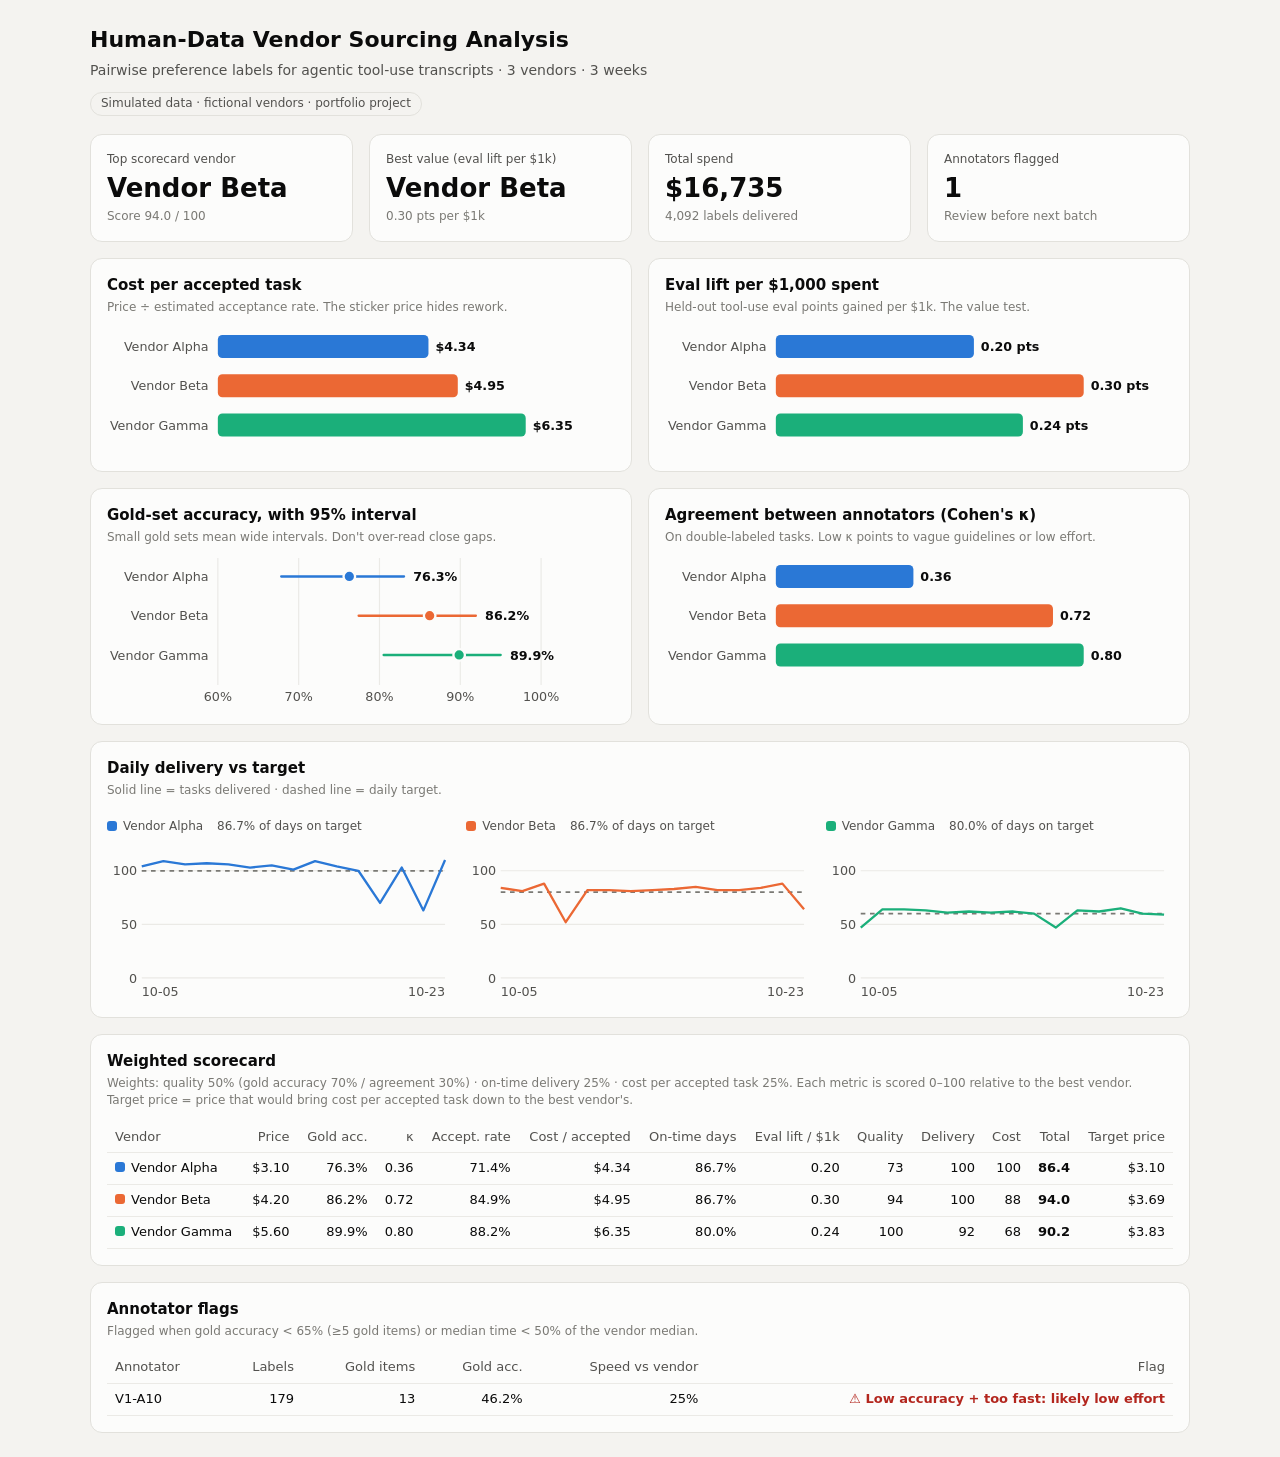
<file: projects/human-data-sourcing/dashboard.html>
<!DOCTYPE html>
<html lang="en">
<head>
<meta charset="utf-8">
<meta name="viewport" content="width=device-width, initial-scale=1">
<title>Human-Data Vendor Sourcing Analysis (simulated)</title>
<style>
.viz-root{color-scheme:light;
  --surface-0:#f4f3f0;--surface-1:#fcfcfb;--border:#e2e1dc;--grid:#ebeae6;
  --text-primary:#0b0b0b;--text-secondary:#52514e;--text-muted:#7a7974;
  --series-1:#2a78d6;--series-2:#eb6834;--series-3:#1baf7a;--flag:#b3261e}
@media (prefers-color-scheme:dark){:root:where(:not([data-theme="light"])) .viz-root{color-scheme:dark;
  --surface-0:#121211;--surface-1:#1a1a19;--border:#33322f;--grid:#2a2a28;
  --text-primary:#f0efec;--text-secondary:#c3c2b7;--text-muted:#8d8c85;
  --series-1:#3987e5;--series-2:#d95926;--series-3:#199e70;--flag:#f2b8b5}}
:root[data-theme="dark"] .viz-root{color-scheme:dark;
  --surface-0:#121211;--surface-1:#1a1a19;--border:#33322f;--grid:#2a2a28;
  --text-primary:#f0efec;--text-secondary:#c3c2b7;--text-muted:#8d8c85;
  --series-1:#3987e5;--series-2:#d95926;--series-3:#199e70;--flag:#f2b8b5}
*{box-sizing:border-box}
body{margin:0}
.viz-root{background:var(--surface-0);color:var(--text-primary);min-height:100vh;
  font:14px/1.45 ui-sans-serif,system-ui,-apple-system,"Segoe UI",sans-serif;padding:24px}
.wrap{max-width:1100px;margin:0 auto}
h1{font-size:22px;margin:0 0 4px}
h2{font-size:15px;margin:0 0 2px}
.sub{color:var(--text-secondary);margin:0 0 4px}
.note{color:var(--text-muted);font-size:12px;margin:0 0 12px}
.badge{display:inline-block;border:1px solid var(--border);border-radius:999px;padding:2px 10px;
  font-size:12px;color:var(--text-secondary);margin:8px 0 18px}
.grid{display:grid;gap:16px;grid-template-columns:repeat(auto-fit,minmax(min(100%,440px),1fr))}
.card{background:var(--surface-1);border:1px solid var(--border);border-radius:12px;padding:16px}
.kpis{display:grid;gap:16px;grid-template-columns:repeat(auto-fit,minmax(180px,1fr));margin-bottom:16px}
.kpi .label{color:var(--text-secondary);font-size:12px}
.kpi .value{font-size:26px;font-weight:600;margin-top:2px}
.kpi .detail{color:var(--text-muted);font-size:12px}
.legend{display:flex;gap:14px;flex-wrap:wrap;font-size:12px;color:var(--text-secondary);margin:6px 0 4px}
.legend span{display:inline-flex;align-items:center;gap:6px}
.sw{width:10px;height:10px;border-radius:3px;display:inline-block}
svg{display:block;width:100%;height:auto;overflow:visible}
svg text{fill:var(--text-secondary);font-size:11px}
svg .val{fill:var(--text-primary);font-weight:600}
table{width:100%;border-collapse:collapse;font-size:13px}
th,td{text-align:right;padding:6px 8px;border-bottom:1px solid var(--grid);white-space:nowrap}
th:first-child,td:first-child{text-align:left}
th{color:var(--text-secondary);font-weight:500}
.scroll{overflow-x:auto}
.tip{position:fixed;pointer-events:none;background:var(--surface-1);border:1px solid var(--border);
  border-radius:8px;padding:8px 10px;font-size:12px;box-shadow:0 4px 14px rgba(0,0,0,.12);
  opacity:0;transition:opacity .1s;max-width:240px;color:var(--text-primary);z-index:10}
.tip b{display:block;margin-bottom:2px}
.flag{color:var(--flag);font-weight:600}
.full{grid-column:1/-1}
.small-mult{display:grid;gap:12px;grid-template-columns:repeat(auto-fit,minmax(240px,1fr))}
</style>
</head>
<body>
<div class="viz-root">
<div class="wrap">
  <h1>Human-Data Vendor Sourcing Analysis</h1>
  <p class="sub">Pairwise preference labels for agentic tool-use transcripts · 3 vendors · 3 weeks</p>
  <span class="badge">Simulated data · fictional vendors · portfolio project</span>

  <div class="kpis" id="kpis"></div>

  <div class="grid">
    <div class="card">
      <h2>Cost per accepted task</h2>
      <p class="note">Price ÷ estimated acceptance rate. The sticker price hides rework.</p>
      <div id="c-cpat"></div>
    </div>
    <div class="card">
      <h2>Eval lift per $1,000 spent</h2>
      <p class="note">Held-out tool-use eval points gained per $1k. The value test.</p>
      <div id="c-lift"></div>
    </div>
    <div class="card">
      <h2>Gold-set accuracy, with 95% interval</h2>
      <p class="note">Small gold sets mean wide intervals. Don't over-read close gaps.</p>
      <div id="c-gold"></div>
    </div>
    <div class="card">
      <h2>Agreement between annotators (Cohen's κ)</h2>
      <p class="note">On double-labeled tasks. Low κ points to vague guidelines or low effort.</p>
      <div id="c-kappa"></div>
    </div>
    <div class="card full">
      <h2>Daily delivery vs target</h2>
      <p class="note">Solid line = tasks delivered · dashed line = daily target.</p>
      <div class="small-mult" id="c-daily"></div>
    </div>
    <div class="card full">
      <h2>Weighted scorecard</h2>
      <p class="note" id="weights-note"></p>
      <div class="scroll"><table id="t-score"></table></div>
    </div>
    <div class="card full">
      <h2>Annotator flags</h2>
      <p class="note">Flagged when gold accuracy &lt; 65% (≥5 gold items) or median time &lt; 50% of the vendor median.</p>
      <div class="scroll"><table id="t-flags"></table></div>
    </div>
  </div>
</div>
<div class="tip" id="tip"></div>
</div>
<script>
const D = {"weights": {"quality": 0.5, "delivery": 0.25, "cost": 0.25}, "quality_split": {"gold_accuracy": 0.7, "agreement": 0.3}, "baseline_eval": 62.0, "vendors": [{"vendor_id": "V1", "vendor": "Vendor Alpha", "labels": 1714, "price_per_task": 3.1, "spend": 5313.4, "gold_items": 118, "gold_accuracy": 0.7627, "gold_acc_ci_low": 0.6784, "gold_acc_ci_high": 0.8304, "overlap_pairs": 214, "kappa": 0.3585, "audits": 137, "audit_pass_rate": 0.6715, "est_acceptance_rate": 0.7137, "cost_per_accepted_task": 4.3434, "on_time_day_rate": 0.8667, "volume_vs_commit": 1.0, "median_secs": 136.5, "eval_score": 63.04, "eval_lift_pts": 1.04, "lift_per_1k_usd": 0.1957, "q_score": 72.8225, "d_score": 100.0, "c_score": 100.0, "total_score": 86.4112, "target_price_to_match_best": 3.1, "price_change_needed_pct": 0.0}, {"vendor_id": "V2", "vendor": "Vendor Beta", "labels": 1354, "price_per_task": 4.2, "spend": 5686.8, "gold_items": 87, "gold_accuracy": 0.8621, "gold_acc_ci_low": 0.7742, "gold_acc_ci_high": 0.9193, "overlap_pairs": 154, "kappa": 0.7222, "audits": 118, "audit_pass_rate": 0.839, "est_acceptance_rate": 0.8488, "cost_per_accepted_task": 4.9483, "on_time_day_rate": 0.8667, "volume_vs_commit": 1.0, "median_secs": 159.95, "eval_score": 63.73, "eval_lift_pts": 1.73, "lift_per_1k_usd": 0.3042, "q_score": 94.1601, "d_score": 100.0, "c_score": 87.7762, "total_score": 94.0241, "target_price_to_match_best": 3.6866, "price_change_needed_pct": -12.2238}, {"vendor_id": "V3", "vendor": "Vendor Gamma", "labels": 1024, "price_per_task": 5.6, "spend": 5734.4, "gold_items": 69, "gold_accuracy": 0.8986, "gold_acc_ci_low": 0.8051, "gold_acc_ci_high": 0.95, "overlap_pairs": 124, "kappa": 0.8023, "audits": 109, "audit_pass_rate": 0.8716, "est_acceptance_rate": 0.882, "cost_per_accepted_task": 6.349, "on_time_day_rate": 0.8, "volume_vs_commit": 1.0, "median_secs": 198.05, "eval_score": 63.4, "eval_lift_pts": 1.4, "lift_per_1k_usd": 0.2441, "q_score": 100.0, "d_score": 92.3077, "c_score": 68.4104, "total_score": 90.1795, "target_price_to_match_best": 3.831, "price_change_needed_pct": -31.5896}], "flagged_annotators": [{"annotator_id": "V1-A10", "vendor_id": "V1", "labels": 179, "gold_items": 13, "gold_accuracy": 0.462, "median_secs": 34.6, "speed_vs_vendor": 0.253, "flag_low_accuracy": true, "flag_too_fast": true, "flag": "Low accuracy + too fast: likely low effort"}], "daily": [{"vendor_id": "V1", "date": "2026-10-05", "target": 100, "delivered": 104}, {"vendor_id": "V1", "date": "2026-10-06", "target": 100, "delivered": 109}, {"vendor_id": "V1", "date": "2026-10-07", "target": 100, "delivered": 106}, {"vendor_id": "V1", "date": "2026-10-08", "target": 100, "delivered": 107}, {"vendor_id": "V1", "date": "2026-10-09", "target": 100, "delivered": 106}, {"vendor_id": "V1", "date": "2026-10-12", "target": 100, "delivered": 103}, {"vendor_id": "V1", "date": "2026-10-13", "target": 100, "delivered": 105}, {"vendor_id": "V1", "date": "2026-10-14", "target": 100, "delivered": 101}, {"vendor_id": "V1", "date": "2026-10-15", "target": 100, "delivered": 109}, {"vendor_id": "V1", "date": "2026-10-16", "target": 100, "delivered": 104}, {"vendor_id": "V1", "date": "2026-10-19", "target": 100, "delivered": 100}, {"vendor_id": "V1", "date": "2026-10-20", "target": 100, "delivered": 70}, {"vendor_id": "V1", "date": "2026-10-21", "target": 100, "delivered": 103}, {"vendor_id": "V1", "date": "2026-10-22", "target": 100, "delivered": 63}, {"vendor_id": "V1", "date": "2026-10-23", "target": 100, "delivered": 110}, {"vendor_id": "V2", "date": "2026-10-05", "target": 80, "delivered": 84}, {"vendor_id": "V2", "date": "2026-10-06", "target": 80, "delivered": 81}, {"vendor_id": "V2", "date": "2026-10-07", "target": 80, "delivered": 88}, {"vendor_id": "V2", "date": "2026-10-08", "target": 80, "delivered": 52}, {"vendor_id": "V2", "date": "2026-10-09", "target": 80, "delivered": 82}, {"vendor_id": "V2", "date": "2026-10-12", "target": 80, "delivered": 82}, {"vendor_id": "V2", "date": "2026-10-13", "target": 80, "delivered": 81}, {"vendor_id": "V2", "date": "2026-10-14", "target": 80, "delivered": 82}, {"vendor_id": "V2", "date": "2026-10-15", "target": 80, "delivered": 83}, {"vendor_id": "V2", "date": "2026-10-16", "target": 80, "delivered": 85}, {"vendor_id": "V2", "date": "2026-10-19", "target": 80, "delivered": 82}, {"vendor_id": "V2", "date": "2026-10-20", "target": 80, "delivered": 82}, {"vendor_id": "V2", "date": "2026-10-21", "target": 80, "delivered": 84}, {"vendor_id": "V2", "date": "2026-10-22", "target": 80, "delivered": 88}, {"vendor_id": "V2", "date": "2026-10-23", "target": 80, "delivered": 64}, {"vendor_id": "V3", "date": "2026-10-05", "target": 60, "delivered": 47}, {"vendor_id": "V3", "date": "2026-10-06", "target": 60, "delivered": 64}, {"vendor_id": "V3", "date": "2026-10-07", "target": 60, "delivered": 64}, {"vendor_id": "V3", "date": "2026-10-08", "target": 60, "delivered": 63}, {"vendor_id": "V3", "date": "2026-10-09", "target": 60, "delivered": 61}, {"vendor_id": "V3", "date": "2026-10-12", "target": 60, "delivered": 62}, {"vendor_id": "V3", "date": "2026-10-13", "target": 60, "delivered": 61}, {"vendor_id": "V3", "date": "2026-10-14", "target": 60, "delivered": 62}, {"vendor_id": "V3", "date": "2026-10-15", "target": 60, "delivered": 60}, {"vendor_id": "V3", "date": "2026-10-16", "target": 60, "delivered": 47}, {"vendor_id": "V3", "date": "2026-10-19", "target": 60, "delivered": 63}, {"vendor_id": "V3", "date": "2026-10-20", "target": 60, "delivered": 62}, {"vendor_id": "V3", "date": "2026-10-21", "target": 60, "delivered": 65}, {"vendor_id": "V3", "date": "2026-10-22", "target": 60, "delivered": 60}, {"vendor_id": "V3", "date": "2026-10-23", "target": 60, "delivered": 59}]};
const V = D.vendors;
const COLOR = {V1:"var(--series-1)",V2:"var(--series-2)",V3:"var(--series-3)"};
const fmt$ = x => "$" + x.toFixed(2);
const pct = x => (100*x).toFixed(1) + "%";
const tip = document.getElementById("tip");
function showTip(e, html){tip.innerHTML=html;tip.style.opacity=1;
  const x=Math.min(e.clientX+14, innerWidth-250), y=e.clientY+14; tip.style.left=x+"px";tip.style.top=y+"px";}
function hideTip(){tip.style.opacity=0}
const NS="http://www.w3.org/2000/svg";
function el(tag, attrs, parent){const n=document.createElementNS(NS,tag);for(const k in attrs)n.setAttribute(k,attrs[k]);if(parent)parent.appendChild(n);return n}

// KPI tiles
(function(){
  const best = [...V].sort((a,b)=>b.total_score-a.total_score)[0];
  const bestLift = [...V].sort((a,b)=>b.lift_per_1k_usd-a.lift_per_1k_usd)[0];
  const spend = V.reduce((s,v)=>s+v.spend,0), n = V.reduce((s,v)=>s+v.labels,0);
  const tiles = [
    ["Top scorecard vendor", best.vendor, `Score ${best.total_score.toFixed(1)} / 100`],
    ["Best value (eval lift per $1k)", bestLift.vendor, `${bestLift.lift_per_1k_usd.toFixed(2)} pts per $1k`],
    ["Total spend", "$"+Math.round(spend).toLocaleString(), `${n.toLocaleString()} labels delivered`],
    ["Annotators flagged", String(D.flagged_annotators.length), "Review before next batch"],
  ];
  document.getElementById("kpis").innerHTML = tiles.map(t=>
    `<div class="card kpi"><div class="label">${t[0]}</div><div class="value">${t[1]}</div><div class="detail">${t[2]}</div></div>`).join("");
})();

// Horizontal bar chart: one bar per vendor, direct-labeled
function hbar(id, key, fmt, tipFn){
  const W=440, rowH=34, padL=96, padR=64, H=V.length*rowH+8;
  const max = Math.max(...V.map(v=>v[key]))*1.05;
  const svg = el("svg",{viewBox:`0 0 ${W} ${H}`,role:"img"}, document.getElementById(id));
  const x = val => padL + (W-padL-padR)*val/max;
  V.forEach((v,i)=>{
    const y=i*rowH+6, h=20;
    el("text",{x:padL-8,y:y+h/2+4,"text-anchor":"end"},svg).textContent=v.vendor;
    const w=Math.max(2,x(v[key])-padL);
    el("rect",{x:padL,y:y,width:w,height:h,rx:4,fill:COLOR[v.vendor_id]},svg);
    const t=el("text",{x:padL+w+6,y:y+h/2+4,class:"val"},svg); t.textContent=fmt(v[key]);
    const hit=el("rect",{x:0,y:y-6,width:W,height:rowH,fill:"transparent"},svg);
    hit.addEventListener("mousemove",e=>showTip(e,tipFn(v)));hit.addEventListener("mouseleave",hideTip);
  });
}
hbar("c-cpat","cost_per_accepted_task",fmt$,v=>`<b>${v.vendor}</b>Price ${fmt$(v.price_per_task)} · acceptance ${pct(v.est_acceptance_rate)}<br>Cost per accepted ${fmt$(v.cost_per_accepted_task)}`);
hbar("c-lift","lift_per_1k_usd",x=>x.toFixed(2)+" pts",v=>`<b>${v.vendor}</b>Eval lift ${v.eval_lift_pts.toFixed(2)} pts on $${Math.round(v.spend).toLocaleString()} spend`);
hbar("c-kappa","kappa",x=>x.toFixed(2),v=>`<b>${v.vendor}</b>κ ${v.kappa.toFixed(2)} on ${v.overlap_pairs} double-labeled tasks`);

// Dot + interval chart for gold accuracy
(function(){
  const W=440,rowH=34,padL=96,padR=64,H=V.length*rowH+28, lo=0.6, hi=1.0;
  const svg=el("svg",{viewBox:`0 0 ${W} ${H}`,role:"img"},document.getElementById("c-gold"));
  const x=val=>padL+(W-padL-padR)*(val-lo)/(hi-lo);
  [0.6,0.7,0.8,0.9,1.0].forEach(t=>{el("line",{x1:x(t),x2:x(t),y1:0,y2:H-20,stroke:"var(--grid)"},svg);
    el("text",{x:x(t),y:H-6,"text-anchor":"middle"},svg).textContent=(t*100)+"%";});
  V.forEach((v,i)=>{const y=i*rowH+16;
    el("text",{x:padL-8,y:y+4,"text-anchor":"end"},svg).textContent=v.vendor;
    el("line",{x1:x(v.gold_acc_ci_low),x2:x(v.gold_acc_ci_high),y1:y,y2:y,stroke:COLOR[v.vendor_id],"stroke-width":2,"stroke-linecap":"round"},svg);
    el("circle",{cx:x(v.gold_accuracy),cy:y,r:5,fill:COLOR[v.vendor_id],stroke:"var(--surface-1)","stroke-width":2},svg);
    el("text",{x:x(v.gold_acc_ci_high)+8,y:y+4,class:"val"},svg).textContent=pct(v.gold_accuracy);
    const hit=el("rect",{x:0,y:y-14,width:W,height:rowH,fill:"transparent"},svg);
    hit.addEventListener("mousemove",e=>showTip(e,`<b>${v.vendor}</b>${pct(v.gold_accuracy)} on ${v.gold_items} gold items<br>95% interval ${pct(v.gold_acc_ci_low)} – ${pct(v.gold_acc_ci_high)}`));
    hit.addEventListener("mouseleave",hideTip);});
})();

// Small multiples: daily delivered vs target
(function(){
  const box=document.getElementById("c-daily");
  const maxY=Math.max(...D.daily.map(d=>Math.max(d.delivered,d.target)))*1.1;
  V.forEach(v=>{
    const rows=D.daily.filter(d=>d.vendor_id===v.vendor_id);
    const wrap=document.createElement("div"); box.appendChild(wrap);
    wrap.innerHTML=`<div class="legend"><span><i class="sw" style="background:${COLOR[v.vendor_id]}"></i>${v.vendor}</span><span>${pct(v.on_time_day_rate)} of days on target</span></div>`;
    const W=300,H=140,pl=30,pr=8,pt=8,pb=20;
    const svg=el("svg",{viewBox:`0 0 ${W} ${H}`,role:"img"},wrap);
    const x=i=>pl+(W-pl-pr)*i/(rows.length-1), y=val=>pt+(H-pt-pb)*(1-val/maxY);
    [0,50,100,150].filter(t=>t<maxY).forEach(t=>{el("line",{x1:pl,x2:W-pr,y1:y(t),y2:y(t),stroke:"var(--grid)"},svg);
      el("text",{x:pl-4,y:y(t)+4,"text-anchor":"end"},svg).textContent=t;});
    el("text",{x:pl,y:H-4},svg).textContent=rows[0].date.slice(5);
    el("text",{x:W-pr,y:H-4,"text-anchor":"end"},svg).textContent=rows[rows.length-1].date.slice(5);
    el("polyline",{points:rows.map((r,i)=>`${x(i)},${y(r.target)}`).join(" "),fill:"none",stroke:"var(--text-muted)","stroke-width":1.5,"stroke-dasharray":"4 4"},svg);
    el("polyline",{points:rows.map((r,i)=>`${x(i)},${y(r.delivered)}`).join(" "),fill:"none",stroke:COLOR[v.vendor_id],"stroke-width":2,"stroke-linejoin":"round"},svg);
    const cross=el("line",{y1:pt,y2:H-pb,stroke:"var(--text-muted)",opacity:0},svg);
    const dot=el("circle",{r:4,fill:COLOR[v.vendor_id],stroke:"var(--surface-1)","stroke-width":2,opacity:0},svg);
    const hit=el("rect",{x:pl,y:0,width:W-pl-pr,height:H,fill:"transparent"},svg);
    hit.addEventListener("mousemove",e=>{const r=svg.getBoundingClientRect();
      const px=(e.clientX-r.left)*W/r.width; let i=Math.round((px-pl)/(W-pl-pr)*(rows.length-1)); i=Math.max(0,Math.min(rows.length-1,i));
      cross.setAttribute("x1",x(i));cross.setAttribute("x2",x(i));cross.setAttribute("opacity",.5);
      dot.setAttribute("cx",x(i));dot.setAttribute("cy",y(rows[i].delivered));dot.setAttribute("opacity",1);
      showTip(e,`<b>${v.vendor} · ${rows[i].date}</b>Delivered ${rows[i].delivered} · target ${rows[i].target}`);});
    hit.addEventListener("mouseleave",()=>{hideTip();cross.setAttribute("opacity",0);dot.setAttribute("opacity",0)});
  });
})();

// Scorecard table
(function(){
  const w=D.weights;
  document.getElementById("weights-note").textContent=
    `Weights: quality ${w.quality*100}% (gold accuracy ${D.quality_split.gold_accuracy*100}% / agreement ${D.quality_split.agreement*100}%) · on-time delivery ${w.delivery*100}% · cost per accepted task ${w.cost*100}%. Each metric is scored 0–100 relative to the best vendor. Target price = price that would bring cost per accepted task down to the best vendor's.`;
  const head=["Vendor","Price","Gold acc.","κ","Accept. rate","Cost / accepted","On-time days","Eval lift / $1k","Quality","Delivery","Cost","Total","Target price"];
  const rows=V.map(v=>[`<span class="sw" style="background:${COLOR[v.vendor_id]};margin-right:6px"></span>${v.vendor}`,fmt$(v.price_per_task),pct(v.gold_accuracy),v.kappa.toFixed(2),pct(v.est_acceptance_rate),fmt$(v.cost_per_accepted_task),pct(v.on_time_day_rate),v.lift_per_1k_usd.toFixed(2),v.q_score.toFixed(0),v.d_score.toFixed(0),v.c_score.toFixed(0),`<b>${v.total_score.toFixed(1)}</b>`,fmt$(v.target_price_to_match_best)]);
  document.getElementById("t-score").innerHTML=`<thead><tr>${head.map(h=>`<th>${h}</th>`).join("")}</tr></thead><tbody>${rows.map(r=>`<tr>${r.map(c=>`<td>${c}</td>`).join("")}</tr>`).join("")}</tbody>`;
})();

// Flags table
(function(){
  const f=D.flagged_annotators, t=document.getElementById("t-flags");
  if(!f.length){t.innerHTML="<tr><td>No annotators flagged.</td></tr>";return}
  t.innerHTML=`<thead><tr><th>Annotator</th><th>Labels</th><th>Gold items</th><th>Gold acc.</th><th>Speed vs vendor</th><th>Flag</th></tr></thead><tbody>`+
    f.map(a=>`<tr><td>${a.annotator_id}</td><td>${a.labels}</td><td>${a.gold_items}</td><td>${pct(a.gold_accuracy)}</td><td>${(a.speed_vs_vendor*100).toFixed(0)}%</td><td class="flag">⚠ ${a.flag}</td></tr>`).join("")+"</tbody>";
})();
</script>
</body>
</html>
</file>
